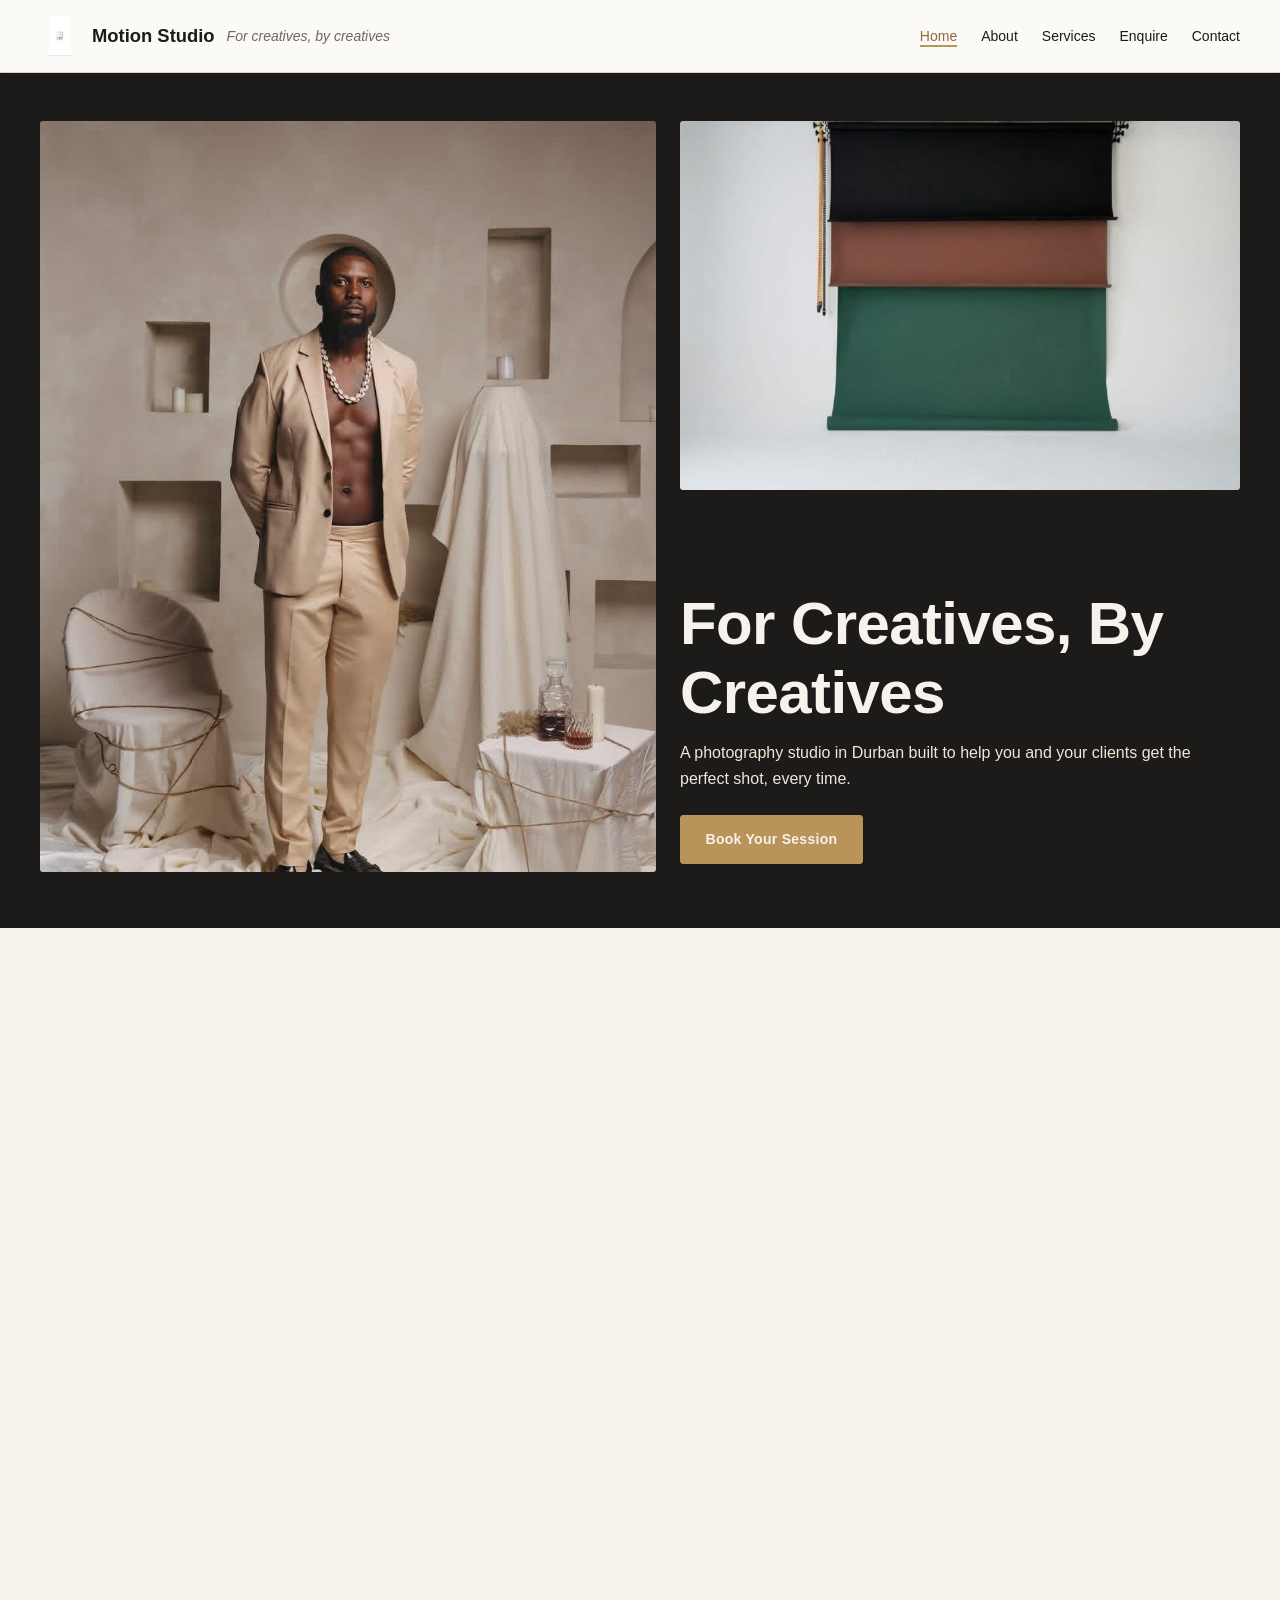
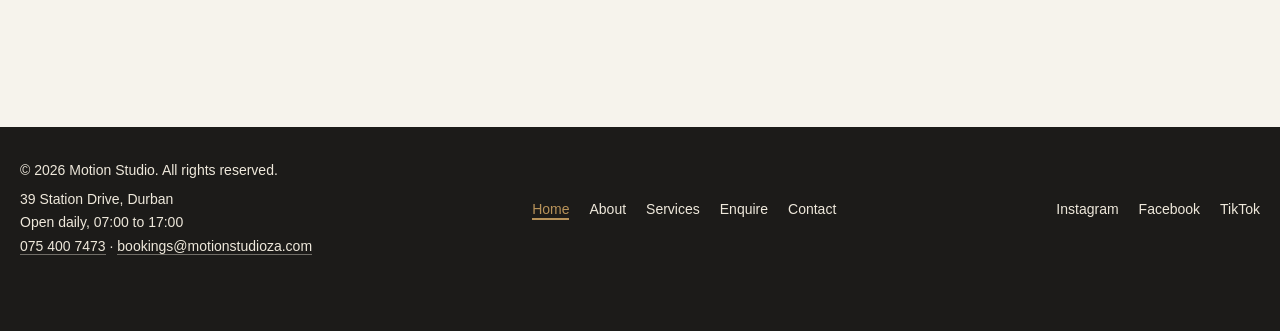
<file: index.html>
<!DOCTYPE html>
<html lang="en">
<head>
    <meta charset="UTF-8">
    <meta name="viewport" content="width=device-width, initial-scale=1.0">
    <meta http-equiv="Content-Security-Policy" content="default-src 'self'; script-src 'self'; style-src 'self' https://fonts.googleapis.com; font-src https://fonts.gstatic.com; img-src 'self' data: https://*.basemaps.cartocdn.com; connect-src 'self' https://formsubmit.co; form-action 'self' https://formsubmit.co mailto:; base-uri 'self'; object-src 'none'">
    <meta name="referrer" content="strict-origin-when-cross-origin">
    <title>Photography Studio Hire in Durban | Motion Studio</title>
    <meta name="description" content="Motion Studio is a family-run photography studio in Durban. Hire the studio, themed backdrops and lights, or book a full maternity or graduation shoot.">
    <meta name="robots" content="index, follow">
    <meta name="theme-color" content="#1c1b19">
    <link rel="canonical" href="https://khetheloz.github.io/Full-Motion-studio-website-2/">
    <link rel="icon" href="images/logo.png" type="image/png">
    <meta property="og:type" content="website">
    <meta property="og:site_name" content="Motion Studio">
    <meta property="og:locale" content="en_ZA">
    <meta property="og:title" content="Photography Studio Hire in Durban | Motion Studio">
    <meta property="og:description" content="Motion Studio is a family-run photography studio in Durban. Hire the studio, themed backdrops and lights, or book a full maternity or graduation shoot.">
    <meta property="og:url" content="https://khetheloz.github.io/Full-Motion-studio-website-2/">
    <meta property="og:image" content="https://khetheloz.github.io/Full-Motion-studio-website-2/images/portrait-tan-suit-828w.jpg">
    <meta name="twitter:card" content="summary_large_image">
    <meta name="twitter:title" content="Photography Studio Hire in Durban | Motion Studio">
    <meta name="twitter:description" content="Motion Studio is a family-run photography studio in Durban. Hire the studio, themed backdrops and lights, or book a full maternity or graduation shoot.">
    <meta name="twitter:image" content="https://khetheloz.github.io/Full-Motion-studio-website-2/images/portrait-tan-suit-828w.jpg">
    <link rel="preconnect" href="https://fonts.googleapis.com">
    <link rel="preconnect" href="https://fonts.gstatic.com" crossorigin>
    <link rel="stylesheet" href="https://fonts.googleapis.com/css2?family=Archivo:wght@500;600;700&family=Work+Sans:wght@400;500;600&display=swap">
    <link rel="preload" as="image" href="images/portrait-tan-suit-480w.jpg" imagesrcset="images/portrait-tan-suit-480w.jpg 480w, images/portrait-tan-suit-828w.jpg 828w" imagesizes="(min-width: 1024px) 45vw, 100vw" fetchpriority="high">
    <link rel="stylesheet" href="css/styles.css">
    <script type="application/ld+json">
{
  "@context": "https://schema.org",
  "@type": "LocalBusiness",
  "name": "Motion Studio",
  "description": "Family-run photography studio in Durban offering studio hire, themed backdrops, lighting, venue hire, podcast set hire, and maternity and graduation photoshoots.",
  "url": "https://khetheloz.github.io/Full-Motion-studio-website-2/",
  "image": "https://khetheloz.github.io/Full-Motion-studio-website-2/images/portrait-tan-suit-828w.jpg",
  "logo": "https://khetheloz.github.io/Full-Motion-studio-website-2/images/logo.png",
  "telephone": "+27754007473",
  "email": "bookings@motionstudioza.com",
  "priceRange": "R800 - R8 600",
  "address": {
    "@type": "PostalAddress",
    "streetAddress": "39 Station Drive",
    "addressLocality": "Durban",
    "addressRegion": "KwaZulu-Natal",
    "addressCountry": "ZA"
  },
  "areaServed": "Durban, KwaZulu-Natal",
  "openingHoursSpecification": [
    {
      "@type": "OpeningHoursSpecification",
      "dayOfWeek": [
        "Monday",
        "Tuesday",
        "Wednesday",
        "Thursday",
        "Friday",
        "Saturday",
        "Sunday"
      ],
      "opens": "07:00",
      "closes": "17:00"
    }
  ],
  "sameAs": [
    "https://www.instagram.com/motion.studioz/",
    "https://www.facebook.com/profile.php?id=61575675421052",
    "https://www.tiktok.com/@naledi.art"
  ]
}
    </script>
</head>
<body>

    <a class="skip-link" href="#main">Skip to main content</a>

    <!-- site header and navigation, shared across all pages -->
    <header>
        <div class="logo">
            <a href="index.html">
                <img src="images/logo.png" width="575" height="1024" alt="Motion Studioz - Content and Creation logo">
            </a>
            <span class="brand-name">Motion Studio</span>
            <p>For creatives, by creatives</p>
        </div>
        <nav id="site-nav" aria-label="Main navigation">
            <ul>
                <li><a href="index.html">Home</a></li>
                <li><a href="about.html">About</a></li>
                <li><a href="services.html">Services</a></li>
                <li><a href="enquiry.html">Enquire</a></li>
                <li><a href="contact.html">Contact</a></li>
            </ul>
        </nav>
    </header>

    <main id="main">
        <!-- hero section -->
        <section class="hero">
            <img src="images/portrait-tan-suit-828w.jpg" srcset="images/portrait-tan-suit-480w.jpg 480w, images/portrait-tan-suit-828w.jpg 828w" sizes="(min-width: 1024px) 45vw, 100vw" width="828" height="988" alt="Studio portrait of a client in a tailored suit, shot at Motion Studio" loading="eager" fetchpriority="high">
            <img src="images/hero-backdrops-828w.jpg" srcset="images/hero-backdrops-480w.jpg 480w, images/hero-backdrops-828w.jpg 828w" sizes="(min-width: 1024px) 40vw, 100vw" width="828" height="546" alt="Professional photography backdrops in black, terracotta, and green at Motion Studio" loading="eager">
            <div class="hero-text">
                <h1>For Creatives, By Creatives</h1>
                <p>A photography studio in Durban built to help you and your clients get the perfect shot, every time.</p>
                <a href="enquiry.html" class="cta-button">Book Your Session</a>
            </div>
        </section>

        <!-- brief introduction -->
        <section class="intro">
            <h2>Welcome to Motion Studio, a Photography Studio in Durban</h2>
            <p>
                Motion Studio is a photography studio offering a fully equipped space for photographers
                and members of the public who want a professional shoot. Our studio includes a white
                backdrop, custom made backdrop scenes and sets, and a host of themed decorated
                backgrounds to choose from. Whether you're a photographer looking for a place to shoot
                your clients, or someone who wants us to organise the whole experience for you, Motion
                Studio has a package to match. Read <a href="about.html">our story</a>, compare our
                <a href="services.html">studio hire and photoshoot packages</a>, or
                <a href="enquiry.html">send us an enquiry</a> to get an instant cost estimate.
            </p>
        </section>

        <!-- why choose motion studio -->
        <section class="why-choose">
            <h2>Why Choose Motion Studio</h2>
            <ul>
                <li>Fully equipped shoot space with white backdrop and themed decorated sets</li>
                <li>Built for photographers and everyday clients — hire the space or book a full package</li>
                <li>Family-run studio with an in-house photographer and editor available</li>
                <li>Professional, creative, and approachable — for creatives, by creatives</li>
            </ul>
        </section>

        <!-- featured packages preview -->
        <section class="services-preview">
            <h2>Featured Packages</h2>
            <ul>
                <li>
                    <h3><a href="services.html#studio-hire">Studio Hire</a></h3>
                    <p>Rent the space and bring your own gear and lights.</p>
                </li>
                <li>
                    <h3><a href="services.html#studio-hire-lights">Studio Hire &amp; Lights</a></h3>
                    <p>Studio space plus professional lighting equipment.</p>
                </li>
                <li>
                    <h3><a href="services.html#venue-hire">Venue Hire</a></h3>
                    <p>Hire the venue for half-day or full-day shoots and events.</p>
                </li>
                <li>
                    <h3><a href="services.html#studio-photographer">Studio Hire with In-House Photographer</a></h3>
                    <p>Full shoot with an in-house photographer and edited photos included.</p>
                </li>
                <li>
                    <h3><a href="services.html#podcast-set">Podcast Set</a></h3>
                    <p>A dedicated set for recording podcasts and video content.</p>
                </li>
                <li>
                    <h3><a href="services.html#maternity-shoot">Maternity Shoot</a></h3>
                    <p>Maternity shoot with dress hire included.</p>
                </li>
                <li>
                    <h3><a href="services.html#graduation-shoot">Graduation Shoot</a></h3>
                    <p>Graduation shoot with graduation jacket included.</p>
                </li>
            </ul>
            <p><a href="services.html">See all packages &rarr;</a></p>
        </section>

        <!-- gallery -->
        <section class="gallery">
            <h2>Gallery</h2>
            <ul>
                <li><a href="images/gallery-celebration-828w.jpg" class="lightbox-link"><img src="images/gallery-celebration-828w.jpg" srcset="images/gallery-celebration-480w.jpg 480w, images/gallery-celebration-828w.jpg 770w" sizes="(min-width: 600px) 25vw, 50vw" width="770" height="1024" alt="Celebration portrait shoot with red backdrop at Motion Studio" loading="lazy"></a></li>
                <li><a href="images/editorial-navy-corset-828w.jpg" class="lightbox-link"><img src="images/editorial-navy-corset-828w.jpg" srcset="images/editorial-navy-corset-480w.jpg 480w, images/editorial-navy-corset-828w.jpg 828w" sizes="(min-width: 600px) 25vw, 50vw" width="828" height="1012" alt="Editorial fashion portrait in a structured navy corset gown at Motion Studio" loading="lazy"></a></li>
                <li><a href="images/maternity-white-gown-828w.jpg" class="lightbox-link"><img src="images/maternity-white-gown-828w.jpg" srcset="images/maternity-white-gown-480w.jpg 480w, images/maternity-white-gown-828w.jpg 828w" sizes="(min-width: 600px) 25vw, 50vw" width="828" height="460" alt="Maternity shoot with a flowing white gown at Motion Studio" loading="lazy"></a></li>
                <li><a href="images/editorial-yellow-gown-828w.jpg" class="lightbox-link"><img src="images/editorial-yellow-gown-828w.jpg" srcset="images/editorial-yellow-gown-480w.jpg 480w, images/editorial-yellow-gown-828w.jpg 828w" sizes="(min-width: 600px) 25vw, 50vw" width="828" height="1005" alt="Editorial portrait in a yellow gown on a styled hay bale set at Motion Studio" loading="lazy"></a></li>
                <li><a href="images/editorial-feather-white-828w.jpg" class="lightbox-link"><img src="images/editorial-feather-white-828w.jpg" srcset="images/editorial-feather-white-480w.jpg 480w, images/editorial-feather-white-828w.jpg 828w" sizes="(min-width: 600px) 25vw, 50vw" width="828" height="1009" alt="Editorial portrait in a beaded and feathered white outfit at Motion Studio" loading="lazy"></a></li>
                <li><a href="images/maternity-pink-top-828w.jpg" class="lightbox-link"><img src="images/maternity-pink-top-828w.jpg" srcset="images/maternity-pink-top-480w.jpg 480w, images/maternity-pink-top-828w.jpg 828w" sizes="(min-width: 600px) 25vw, 50vw" width="828" height="1324" alt="Maternity portrait shoot at Motion Studio" loading="lazy"></a></li>
                <li><a href="images/editorial-fringe-colour-828w.jpg" class="lightbox-link"><img src="images/editorial-fringe-colour-828w.jpg" srcset="images/editorial-fringe-colour-480w.jpg 480w, images/editorial-fringe-colour-828w.jpg 828w" sizes="(min-width: 600px) 25vw, 50vw" width="828" height="950" alt="Editorial portrait with colourful fringe styling at Motion Studio" loading="lazy"></a></li>
                <li><a href="images/editorial-construction-concept-828w.jpg" class="lightbox-link"><img src="images/editorial-construction-concept-828w.jpg" srcset="images/editorial-construction-concept-480w.jpg 480w, images/editorial-construction-concept-828w.jpg 828w" sizes="(min-width: 600px) 25vw, 50vw" width="828" height="1001" alt="Concept portrait shoot with a construction theme at Motion Studio" loading="lazy"></a></li>
                <li><a href="images/client-naledi-art-828w.jpg" class="lightbox-link"><img src="images/client-naledi-art-828w.jpg" srcset="images/client-naledi-art-480w.jpg 480w, images/client-naledi-art-828w.jpg 492w" sizes="(min-width: 600px) 25vw, 50vw" width="492" height="475" alt="Client portfolio cover shoot produced at Motion Studio" loading="lazy"></a></li>
                <li><a href="images/studio-lighting-setup-828w.jpg" class="lightbox-link"><img src="images/studio-lighting-setup-828w.jpg" srcset="images/studio-lighting-setup-480w.jpg 480w, images/studio-lighting-setup-828w.jpg 736w" sizes="(min-width: 600px) 25vw, 50vw" width="736" height="1308" alt="Behind the scenes lighting set-up at Motion Studio" loading="lazy"></a></li>
                <li><a href="images/studio-equipment-828w.jpg" class="lightbox-link"><img src="images/studio-equipment-828w.jpg" srcset="images/studio-equipment-480w.jpg 480w, images/studio-equipment-828w.jpg 828w" sizes="(min-width: 600px) 25vw, 50vw" width="828" height="413" alt="Professional lighting and props set up in the Motion Studio space" loading="lazy"></a></li>
                <li><a href="images/hero-backdrops-828w.jpg" class="lightbox-link"><img src="images/hero-backdrops-828w.jpg" srcset="images/hero-backdrops-480w.jpg 480w, images/hero-backdrops-828w.jpg 828w" sizes="(min-width: 600px) 25vw, 50vw" width="828" height="546" alt="Photography backdrop rolls in the Motion Studio" loading="lazy"></a></li>
                <li><a href="images/hero-wall-828w.jpg" class="lightbox-link"><img src="images/hero-wall-828w.jpg" srcset="images/hero-wall-480w.jpg 480w, images/hero-wall-828w.jpg 828w" sizes="(min-width: 600px) 25vw, 50vw" width="828" height="547" alt="Decorated studio wall with alcoves at Motion Studio" loading="lazy"></a></li>
            </ul>
        </section>
    </main>

    <!-- site footer, shared across all pages -->
    <footer>
        <div class="footer-brand">
            <p>&copy; <span id="year">2026</span> Motion Studio. All rights reserved.</p>
            <address>
                39 Station Drive, Durban<br>
                Open daily, 07:00 to 17:00<br>
                <a href="tel:+27754007473">075 400 7473</a> ·
                <a href="mailto:bookings@motionstudioza.com">bookings@motionstudioza.com</a>
            </address>
        </div>
        <nav aria-label="Footer navigation">
            <ul class="footer-nav">
                <li><a href="index.html">Home</a></li>
                <li><a href="about.html">About</a></li>
                <li><a href="services.html">Services</a></li>
                <li><a href="enquiry.html">Enquire</a></li>
                <li><a href="contact.html">Contact</a></li>
            </ul>
        </nav>
        <ul class="social-links">
            <li><a href="https://www.instagram.com/motion.studioz/" target="_blank" rel="noopener noreferrer">Instagram</a></li>
            <li><a href="https://www.facebook.com/profile.php?id=61575675421052" target="_blank" rel="noopener noreferrer">Facebook</a></li>
            <li><a href="https://www.tiktok.com/@naledi.art?is_from_webapp=1&sender_device=pc" target="_blank" rel="noopener noreferrer">TikTok</a></li>
        </ul>
    </footer>

    <script src="vendor/jquery/jquery-3.7.1.min.js" defer></script>
    <script src="js/main.js" defer></script>
    <script src="js/gallery.js" defer></script>
</body>
</html>
</file>
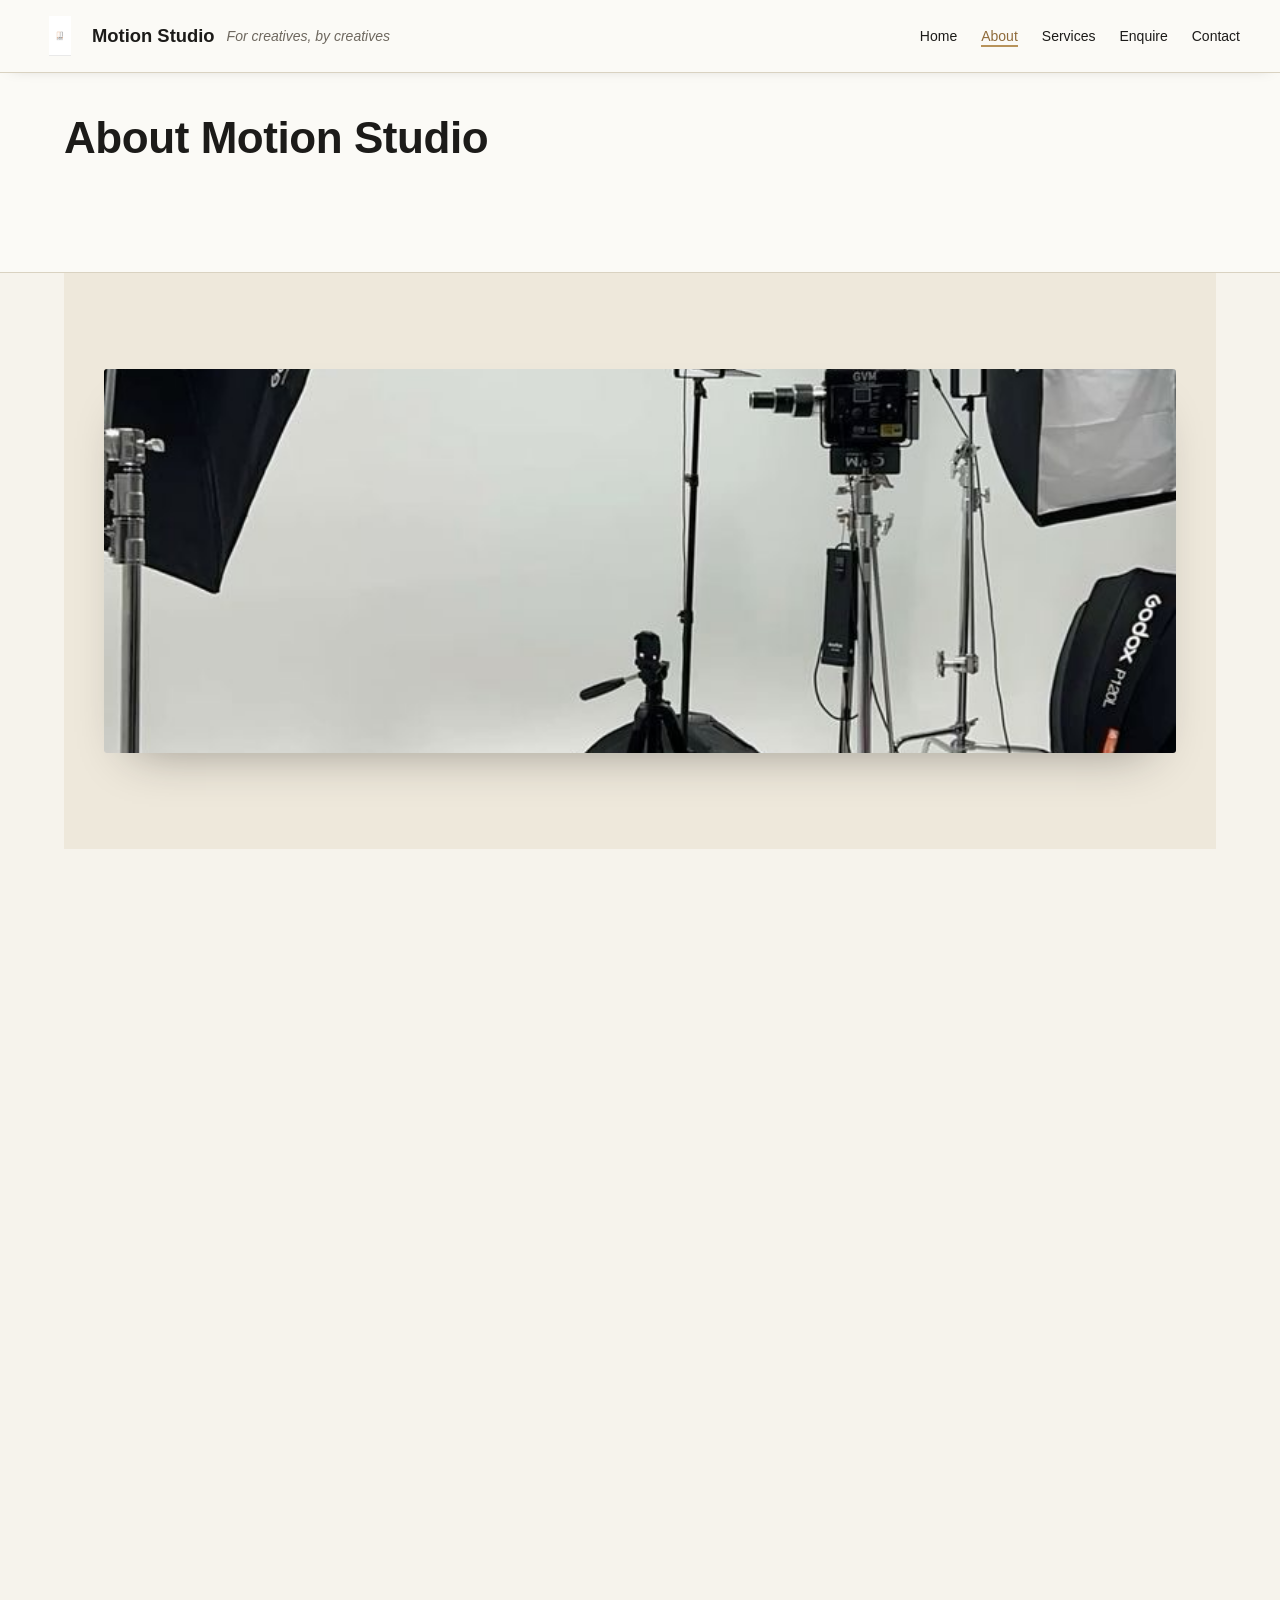
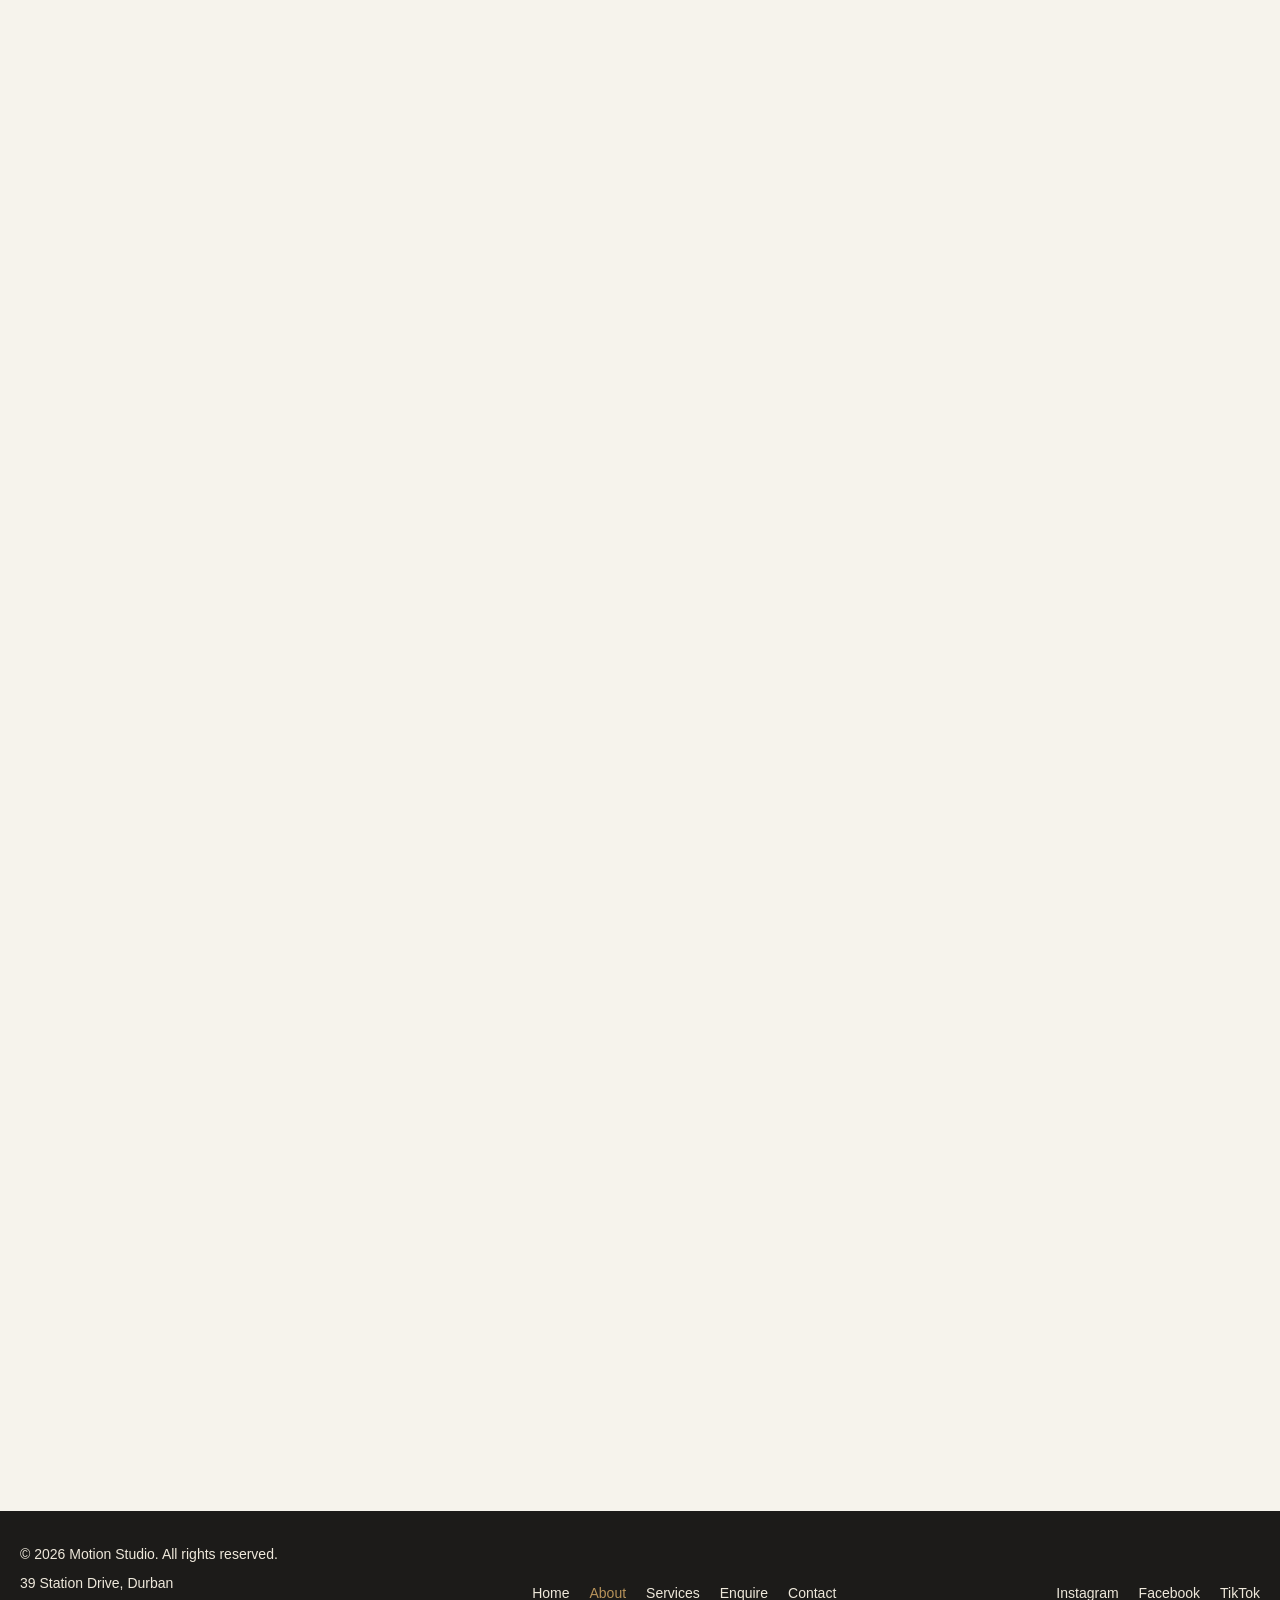
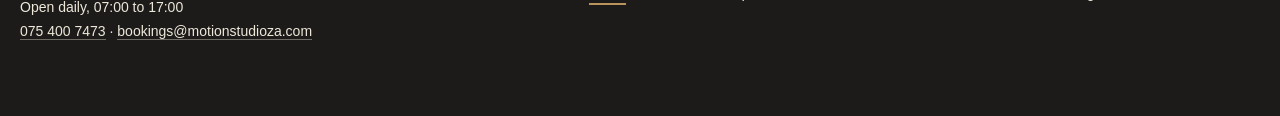
<file: about.html>
<!DOCTYPE html>
<html lang="en">
<head>
    <meta charset="UTF-8">
    <meta name="viewport" content="width=device-width, initial-scale=1.0">
    <meta http-equiv="Content-Security-Policy" content="default-src 'self'; script-src 'self'; style-src 'self' https://fonts.googleapis.com; font-src https://fonts.gstatic.com; img-src 'self' data: https://*.basemaps.cartocdn.com; connect-src 'self' https://formsubmit.co; form-action 'self' https://formsubmit.co mailto:; base-uri 'self'; object-src 'none'">
    <meta name="referrer" content="strict-origin-when-cross-origin">
    <title>About Motion Studio | Family-Run Durban Photo Studio</title>
    <meta name="description" content="Meet Motion Studio, a family-run photography studio in Durban built for creatives, by creatives, with themed sets, pro lighting and an in-house photographer.">
    <meta name="robots" content="index, follow">
    <meta name="theme-color" content="#1c1b19">
    <link rel="canonical" href="https://khetheloz.github.io/Full-Motion-studio-website-2/about.html">
    <link rel="icon" href="images/logo.png" type="image/png">
    <meta property="og:type" content="website">
    <meta property="og:site_name" content="Motion Studio">
    <meta property="og:locale" content="en_ZA">
    <meta property="og:title" content="About Motion Studio | Family-Run Durban Photo Studio">
    <meta property="og:description" content="Meet Motion Studio, a family-run photography studio in Durban built for creatives, by creatives, with themed sets, pro lighting and an in-house photographer.">
    <meta property="og:url" content="https://khetheloz.github.io/Full-Motion-studio-website-2/about.html">
    <meta property="og:image" content="https://khetheloz.github.io/Full-Motion-studio-website-2/images/portrait-tan-suit-828w.jpg">
    <meta name="twitter:card" content="summary_large_image">
    <meta name="twitter:title" content="About Motion Studio | Family-Run Durban Photo Studio">
    <meta name="twitter:description" content="Meet Motion Studio, a family-run photography studio in Durban built for creatives, by creatives, with themed sets, pro lighting and an in-house photographer.">
    <meta name="twitter:image" content="https://khetheloz.github.io/Full-Motion-studio-website-2/images/portrait-tan-suit-828w.jpg">
    <link rel="preconnect" href="https://fonts.googleapis.com">
    <link rel="preconnect" href="https://fonts.gstatic.com" crossorigin>
    <link rel="stylesheet" href="https://fonts.googleapis.com/css2?family=Archivo:wght@500;600;700&family=Work+Sans:wght@400;500;600&display=swap">
    <link rel="stylesheet" href="css/styles.css">
</head>
<body>

    <a class="skip-link" href="#main">Skip to main content</a>

    <!-- site header and navigation, shared across all pages -->
    <header>
        <div class="logo">
            <a href="index.html">
                <img src="images/logo.png" width="575" height="1024" alt="Motion Studioz - Content and Creation logo">
            </a>
            <span class="brand-name">Motion Studio</span>
            <p>For creatives, by creatives</p>
        </div>
        <nav id="site-nav" aria-label="Main navigation">
            <ul>
                <li><a href="index.html">Home</a></li>
                <li><a href="about.html">About</a></li>
                <li><a href="services.html">Services</a></li>
                <li><a href="enquiry.html">Enquire</a></li>
                <li><a href="contact.html">Contact</a></li>
            </ul>
        </nav>
    </header>

    <main id="main">
        <!-- page heading -->
        <section class="page-heading">
            <h1>About Motion Studio</h1>
        </section>

        <!-- studio image -->
        <section class="about-image">
            <picture>
                <source media="(min-width: 600px)" srcset="images/studio-lighting-setup-828w.jpg">
                <source media="(max-width: 599px)" srcset="images/studio-lighting-setup-480w.jpg">
                <img src="images/studio-lighting-setup.jpg" width="736" height="1308" alt="Behind the scenes lighting set-up in the Motion Studio space" fetchpriority="high">
            </picture>
        </section>

        <!-- history -->
        <section class="history">
            <h2>Our Story</h2>
            <p>
                Motion Studio is a family-run photography studio in Durban. It was started to give photographers
                and everyday clients a dedicated space to create professional images, without having to
                worry about finding a location, lighting, or a backdrop that fits their vision. The studio
                is run day to day by the founder and her siblings. See what we offer on our
                <a href="services.html">services page</a>, or <a href="contact.html">visit us on Station Drive</a>.
            </p>
        </section>

        <!-- mission and vision -->
        <section class="mission-vision">
            <h2>Our Mission</h2>
            <p>
                To help creatives and their clients bring their photography vision to life, in a studio
                space that is comfortable, well equipped, and built for creativity.
            </p>
            <h2>Our Vision</h2>
            <p>
                To become the go-to creative studio space for photographers and personal shoots alike.
            </p>
        </section>

        <!-- what makes motion studio different -->
        <section class="what-makes-us-different">
            <h2>What Makes Motion Studio Different</h2>
            <p>
                Motion Studio is a family-run space built by people who work in photography every day.
                We offer more than a blank room — themed and decorated backgrounds, professional lighting,
                and the option to book an in-house photographer so clients don't have to organise everything themselves.
            </p>
            <img src="images/editorial-feather-white-828w.jpg" srcset="images/editorial-feather-white-480w.jpg 480w, images/editorial-feather-white-828w.jpg 828w" sizes="(min-width: 1024px) 60vw, 100vw" width="828" height="1009" alt="Editorial portrait in a beaded and feathered white outfit, shot at Motion Studio" loading="lazy">
        </section>

        <!-- team -->
        <section class="team">
            <h2>Meet the Team</h2>
            <ul>
                <li>
                    <img src="images/team-member-828w.jpg" srcset="images/team-member-480w.jpg 480w, images/team-member-828w.jpg 768w" sizes="(min-width: 1024px) 30vw, (min-width: 600px) 45vw, 90vw" width="768" height="1024" alt="Portrait of the Motion Studio founder and studio owner" loading="lazy">
                    <div class="team-bio">
                        <h3>Founder &amp; Studio Owner</h3>
                        <p>Oversees the studio, bookings, and client experience.</p>
                    </div>
                </li>
            </ul>
        </section>

        <!-- booking call to action -->
        <section class="cta-section">
            <p>Ready to book your session?</p>
            <a href="enquiry.html" class="cta-button">Book Your Session</a>
        </section>
    </main>

    <!-- site footer, shared across all pages -->
    <footer>
        <div class="footer-brand">
            <p>&copy; <span id="year">2026</span> Motion Studio. All rights reserved.</p>
            <address>
                39 Station Drive, Durban<br>
                Open daily, 07:00 to 17:00<br>
                <a href="tel:+27754007473">075 400 7473</a> ·
                <a href="mailto:bookings@motionstudioza.com">bookings@motionstudioza.com</a>
            </address>
        </div>
        <nav aria-label="Footer navigation">
            <ul class="footer-nav">
                <li><a href="index.html">Home</a></li>
                <li><a href="about.html">About</a></li>
                <li><a href="services.html">Services</a></li>
                <li><a href="enquiry.html">Enquire</a></li>
                <li><a href="contact.html">Contact</a></li>
            </ul>
        </nav>
        <ul class="social-links">
            <li><a href="https://www.instagram.com/motion.studioz/" target="_blank" rel="noopener noreferrer">Instagram</a></li>
            <li><a href="https://www.facebook.com/profile.php?id=61575675421052" target="_blank" rel="noopener noreferrer">Facebook</a></li>
            <li><a href="https://www.tiktok.com/@naledi.art?is_from_webapp=1&sender_device=pc" target="_blank" rel="noopener noreferrer">TikTok</a></li>
        </ul>
    </footer>

    <script src="js/main.js" defer></script>
</body>
</html>
</file>
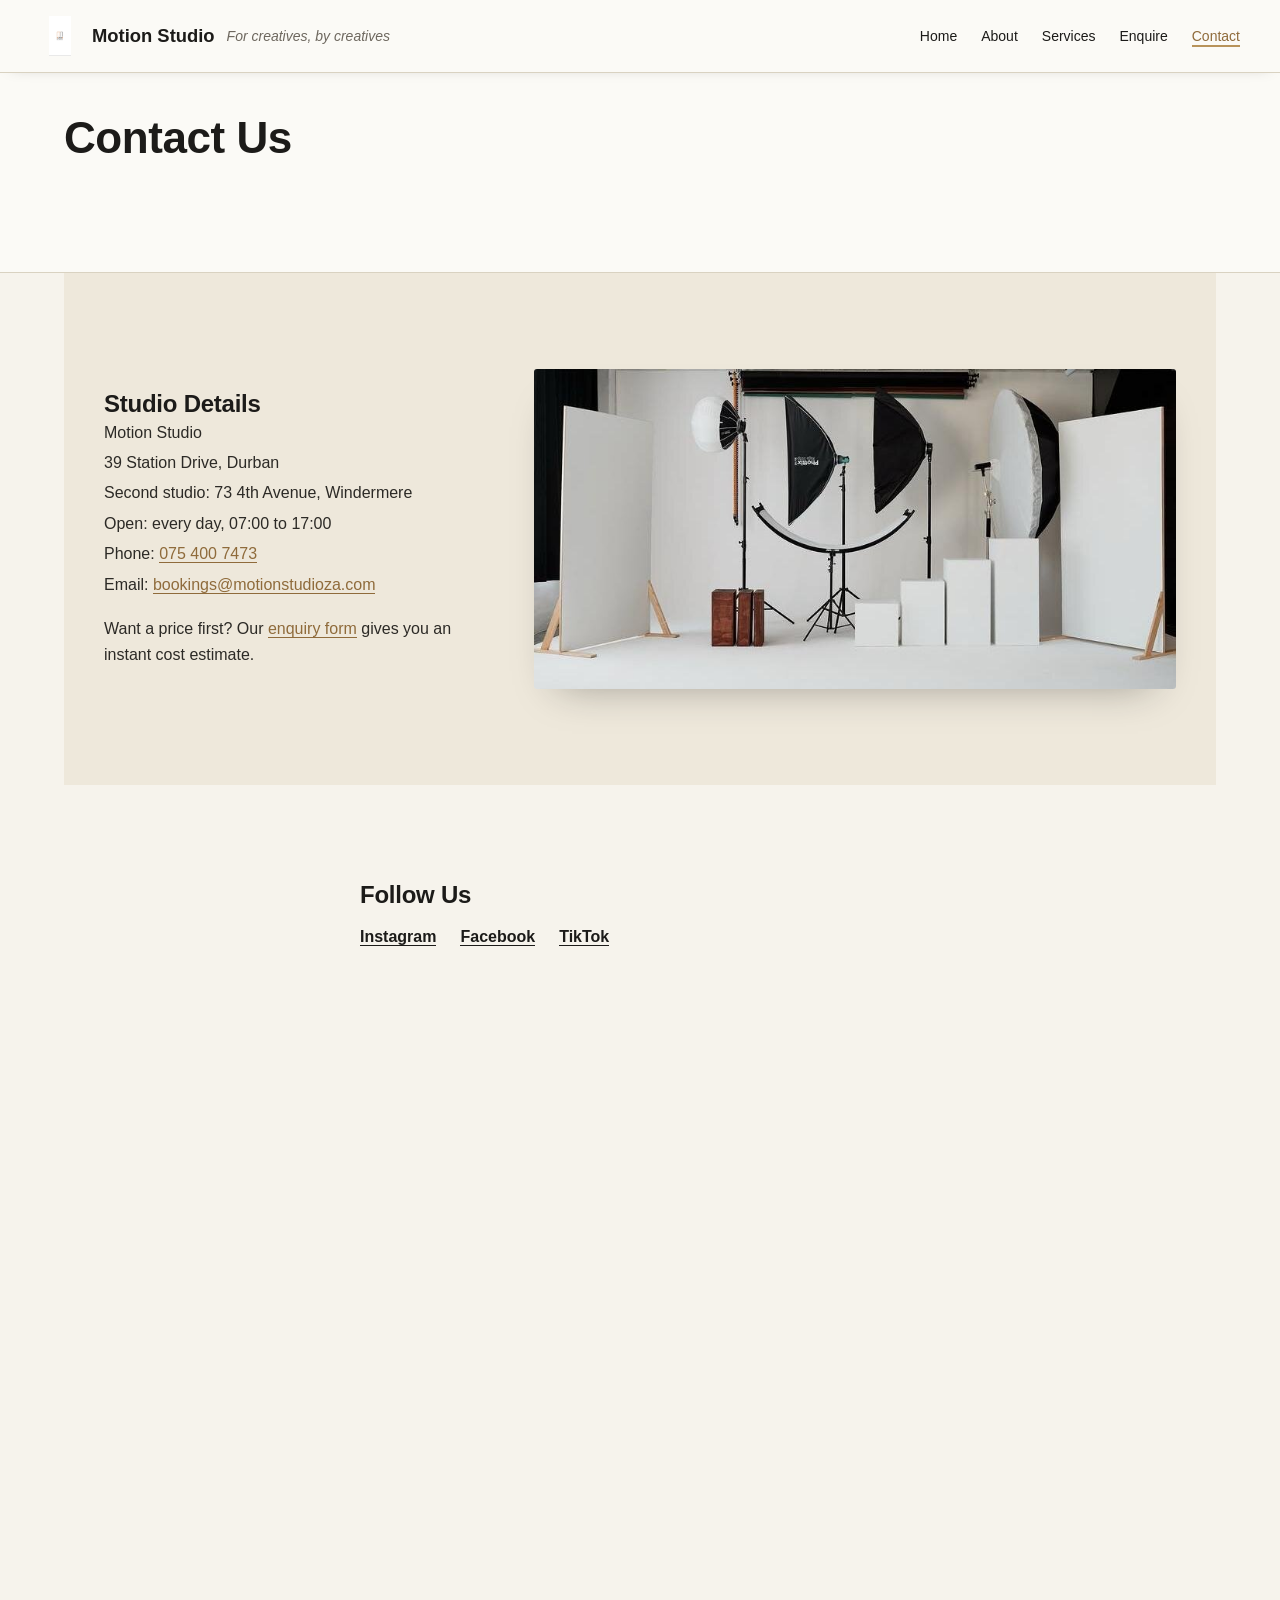
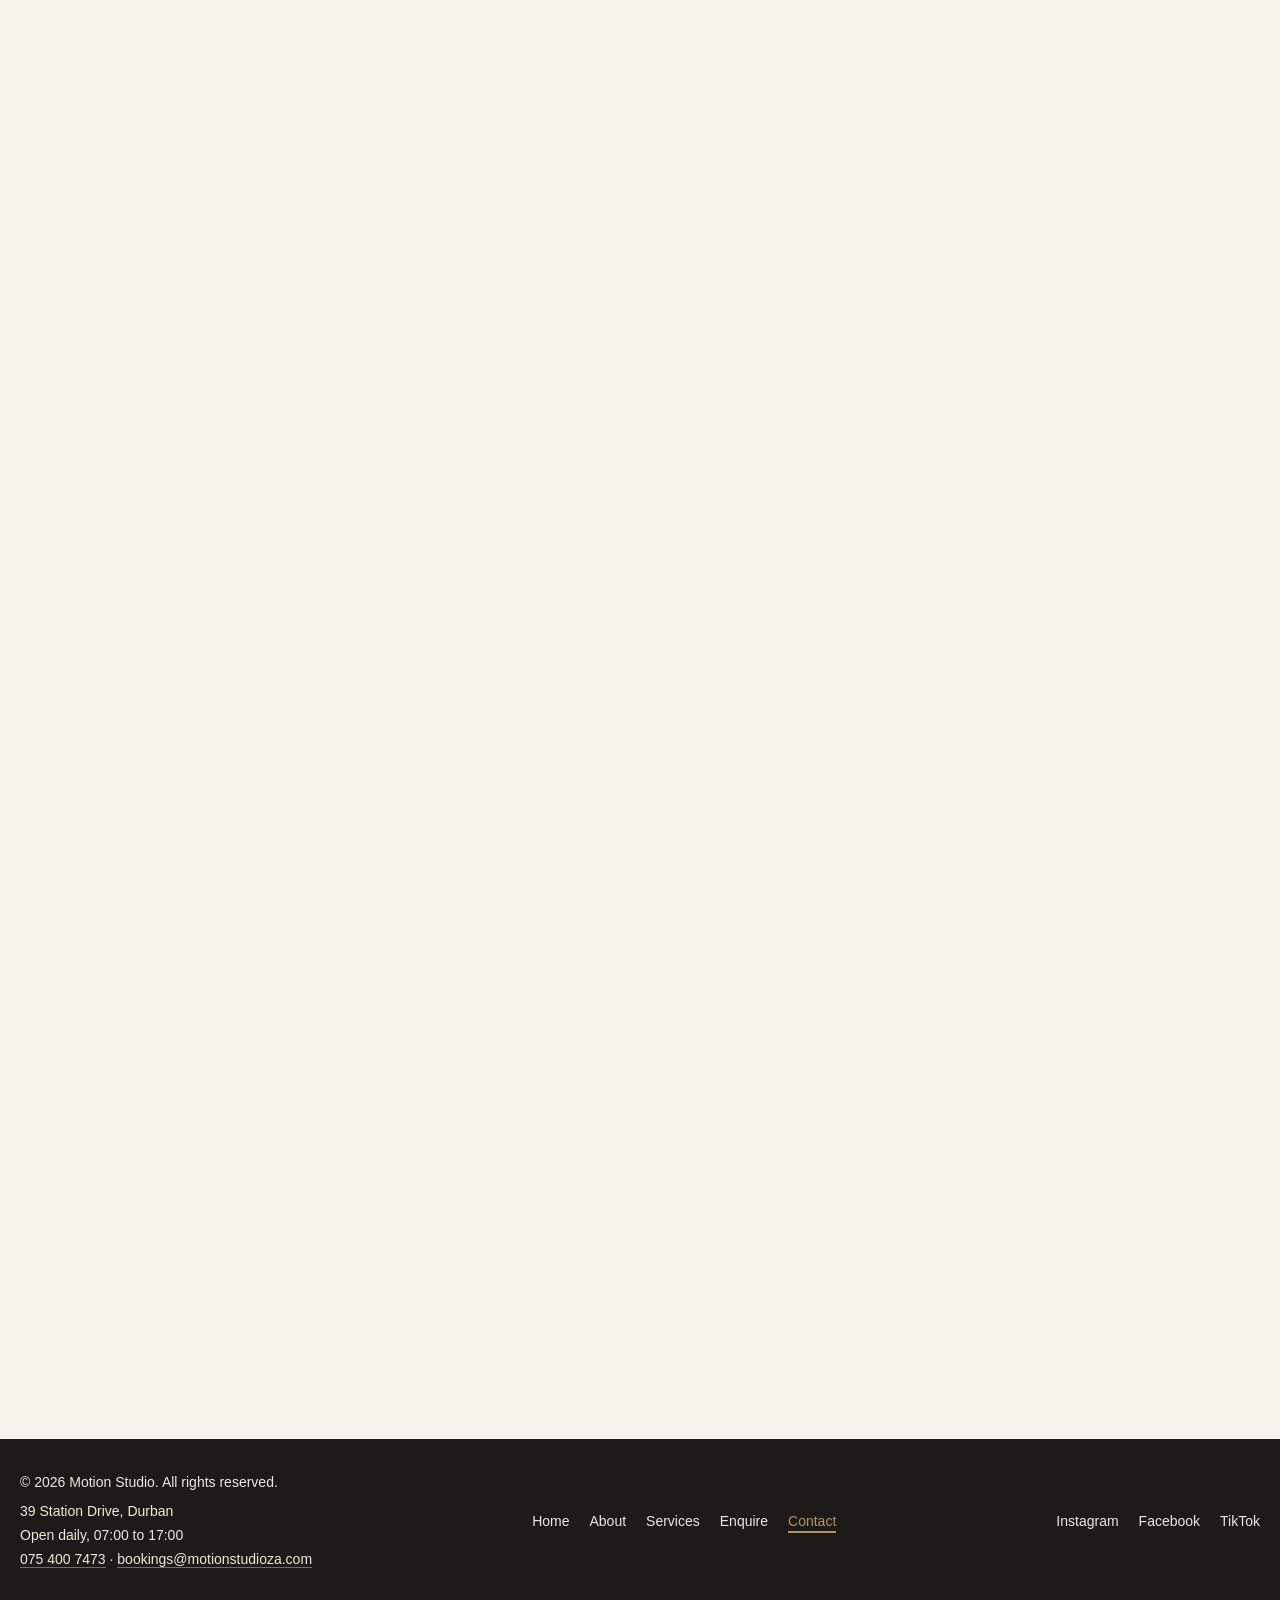
<file: contact.html>
<!DOCTYPE html>
<html lang="en">
<head>
    <meta charset="UTF-8">
    <meta name="viewport" content="width=device-width, initial-scale=1.0">
    <meta http-equiv="Content-Security-Policy" content="default-src 'self'; script-src 'self'; style-src 'self' https://fonts.googleapis.com; font-src https://fonts.gstatic.com; img-src 'self' data: https://*.basemaps.cartocdn.com; connect-src 'self' https://formsubmit.co; form-action 'self' https://formsubmit.co mailto:; base-uri 'self'; object-src 'none'">
    <meta name="referrer" content="strict-origin-when-cross-origin">
    <title>Contact Motion Studio | Station Drive, Durban</title>
    <meta name="description" content="Contact Motion Studio at 39 Station Drive, Durban. Call 075 400 7473, email bookings@motionstudioza.com, find us on the map or send a message.">
    <meta name="robots" content="index, follow">
    <meta name="theme-color" content="#1c1b19">
    <link rel="canonical" href="https://khetheloz.github.io/Full-Motion-studio-website-2/contact.html">
    <link rel="icon" href="images/logo.png" type="image/png">
    <meta property="og:type" content="website">
    <meta property="og:site_name" content="Motion Studio">
    <meta property="og:locale" content="en_ZA">
    <meta property="og:title" content="Contact Motion Studio | Station Drive, Durban">
    <meta property="og:description" content="Contact Motion Studio at 39 Station Drive, Durban. Call 075 400 7473, email bookings@motionstudioza.com, find us on the map or send a message.">
    <meta property="og:url" content="https://khetheloz.github.io/Full-Motion-studio-website-2/contact.html">
    <meta property="og:image" content="https://khetheloz.github.io/Full-Motion-studio-website-2/images/portrait-tan-suit-828w.jpg">
    <meta name="twitter:card" content="summary_large_image">
    <meta name="twitter:title" content="Contact Motion Studio | Station Drive, Durban">
    <meta name="twitter:description" content="Contact Motion Studio at 39 Station Drive, Durban. Call 075 400 7473, email bookings@motionstudioza.com, find us on the map or send a message.">
    <meta name="twitter:image" content="https://khetheloz.github.io/Full-Motion-studio-website-2/images/portrait-tan-suit-828w.jpg">
    <link rel="preconnect" href="https://fonts.googleapis.com">
    <link rel="preconnect" href="https://fonts.gstatic.com" crossorigin>
    <link rel="stylesheet" href="https://fonts.googleapis.com/css2?family=Archivo:wght@500;600;700&family=Work+Sans:wght@400;500;600&display=swap">
    <link rel="stylesheet" href="vendor/leaflet/leaflet.css">
    <link rel="stylesheet" href="css/styles.css">
    <script type="application/ld+json">
{
  "@context": "https://schema.org",
  "@type": "LocalBusiness",
  "name": "Motion Studio",
  "description": "Family-run photography studio in Durban offering studio hire, themed backdrops, lighting, venue hire, podcast set hire, and maternity and graduation photoshoots.",
  "url": "https://khetheloz.github.io/Full-Motion-studio-website-2/",
  "image": "https://khetheloz.github.io/Full-Motion-studio-website-2/images/portrait-tan-suit-828w.jpg",
  "logo": "https://khetheloz.github.io/Full-Motion-studio-website-2/images/logo.png",
  "telephone": "+27754007473",
  "email": "bookings@motionstudioza.com",
  "priceRange": "R800 - R8 600",
  "address": {
    "@type": "PostalAddress",
    "streetAddress": "39 Station Drive",
    "addressLocality": "Durban",
    "addressRegion": "KwaZulu-Natal",
    "addressCountry": "ZA"
  },
  "areaServed": "Durban, KwaZulu-Natal",
  "openingHoursSpecification": [
    {
      "@type": "OpeningHoursSpecification",
      "dayOfWeek": [
        "Monday",
        "Tuesday",
        "Wednesday",
        "Thursday",
        "Friday",
        "Saturday",
        "Sunday"
      ],
      "opens": "07:00",
      "closes": "17:00"
    }
  ],
  "sameAs": [
    "https://www.instagram.com/motion.studioz/",
    "https://www.facebook.com/profile.php?id=61575675421052",
    "https://www.tiktok.com/@naledi.art"
  ]
}
    </script>
</head>
<body>

    <a class="skip-link" href="#main">Skip to main content</a>

    <!-- site header and navigation, shared across all pages -->
    <header>
        <div class="logo">
            <a href="index.html">
                <img src="images/logo.png" width="575" height="1024" alt="Motion Studioz - Content and Creation logo">
            </a>
            <span class="brand-name">Motion Studio</span>
            <p>For creatives, by creatives</p>
        </div>
        <nav id="site-nav" aria-label="Main navigation">
            <ul>
                <li><a href="index.html">Home</a></li>
                <li><a href="about.html">About</a></li>
                <li><a href="services.html">Services</a></li>
                <li><a href="enquiry.html">Enquire</a></li>
                <li><a href="contact.html">Contact</a></li>
            </ul>
        </nav>
    </header>

    <main id="main">
        <!-- page heading -->
        <section class="page-heading">
            <h1>Contact Us</h1>
        </section>

        <!-- contact details -->
        <section class="contact-info">
            <div class="contact-details">
                <h2>Studio Details</h2>
                <address>
                    Motion Studio<br>
                    39 Station Drive, Durban<br>
                    Second studio: 73 4th Avenue, Windermere<br>
                    Open: every day, 07:00 to 17:00<br>
                    Phone: <a href="tel:+27754007473">075 400 7473</a><br>
                    Email: <a href="mailto:bookings@motionstudioza.com">bookings@motionstudioza.com</a>
                </address>
                <p class="contact-note">Want a price first? Our <a href="enquiry.html">enquiry form</a> gives you an instant cost estimate.</p>
            </div>
            <img class="contact-photo" src="images/studio-equipment-828w.jpg" srcset="images/studio-equipment-480w.jpg 480w, images/studio-equipment-828w.jpg 828w" sizes="(min-width: 1024px) 40vw, 100vw" width="828" height="413" alt="Professional lighting and props set up in the Motion Studio space" loading="eager">
        </section>

        <!-- social media links -->
        <section class="social-media">
            <h2>Follow Us</h2>
            <ul class="social-links">
                <li><a href="https://www.instagram.com/motion.studioz/" target="_blank" rel="noopener noreferrer">Instagram</a></li>
                <li><a href="https://www.facebook.com/profile.php?id=61575675421052" target="_blank" rel="noopener noreferrer">Facebook</a></li>
                <li><a href="https://www.tiktok.com/@naledi.art?is_from_webapp=1&sender_device=pc" target="_blank" rel="noopener noreferrer">TikTok</a></li>
            </ul>
        </section>

        <!-- interactive map built with Leaflet and OpenStreetMap -->
        <section class="map">
            <h2>Find Us</h2>
            <div class="map-locations" id="map-locations" role="group" aria-label="Studio locations"></div>
            <div id="map-canvas" class="map-canvas" role="region" aria-label="Map showing the Motion Studio locations">
                <noscript><p>The interactive map needs JavaScript. <a href="https://www.google.com/maps/search/?api=1&amp;query=39+Station+Drive+Durban" target="_blank" rel="noopener noreferrer">Open 39 Station Drive in Google Maps</a>.</p></noscript>
            </div>
            <p class="map-credit">Map data from OpenStreetMap contributors, tiles from CARTO. Pin positions are approximate, use the directions link for the exact address.</p>
        </section>

        <!-- contact form -->
        <section class="contact-form">
            <h2>Send Us a Message</h2>
            <form id="contact-form" action="mailto:ktzondi63@gmail.com" method="post" enctype="text/plain" data-recipient="ktzondi63@gmail.com" novalidate>
                <label for="contact-name">Full Name</label>
                <input type="text" id="contact-name" name="contact-name" autocomplete="name" maxlength="60" required>

                <label for="contact-email">Email Address</label>
                <input type="email" id="contact-email" name="contact-email" autocomplete="email" maxlength="120" required>

                <label for="contact-phone">Phone Number (optional)</label>
                <input type="tel" id="contact-phone" name="contact-phone" autocomplete="tel" placeholder="075 400 7473" maxlength="20">

                <label for="contact-type">Type of Message</label>
                <select id="contact-type" name="contact-type" required>
                    <option value="">Select a message type</option>
                    <option value="General question">General question</option>
                    <option value="Feedback">Feedback</option>
                    <option value="Collaboration or partnership">Collaboration or partnership</option>
                    <option value="Something else">Something else</option>
                </select>

                <label for="contact-message">Message</label>
                <textarea id="contact-message" name="contact-message" rows="6" minlength="20" maxlength="1000" required></textarea>
                <p class="char-count" id="contact-count" aria-live="polite">0 / 1000</p>

                <div class="hp-field" aria-hidden="true">
                    <label for="contact-website">Leave this field empty</label>
                    <input type="text" id="contact-website" name="contact-website" tabindex="-1" autocomplete="off">
                </div>

                <p class="form-status" id="contact-status" role="alert"></p>
                <button type="submit">Prepare Email</button>
            </form>

            <section class="response-panel" id="email-preview" tabindex="-1" hidden></section>
        </section>

        <!-- enquiry call to action -->
        <section class="cta-section">
            <p>Want to book a session?</p>
            <a href="enquiry.html" class="cta-button">Send an Enquiry</a>
        </section>
    </main>

    <!-- site footer, shared across all pages -->
    <footer>
        <div class="footer-brand">
            <p>&copy; <span id="year">2026</span> Motion Studio. All rights reserved.</p>
            <address>
                39 Station Drive, Durban<br>
                Open daily, 07:00 to 17:00<br>
                <a href="tel:+27754007473">075 400 7473</a> ·
                <a href="mailto:bookings@motionstudioza.com">bookings@motionstudioza.com</a>
            </address>
        </div>
        <nav aria-label="Footer navigation">
            <ul class="footer-nav">
                <li><a href="index.html">Home</a></li>
                <li><a href="about.html">About</a></li>
                <li><a href="services.html">Services</a></li>
                <li><a href="enquiry.html">Enquire</a></li>
                <li><a href="contact.html">Contact</a></li>
            </ul>
        </nav>
        <ul class="social-links">
            <li><a href="https://www.instagram.com/motion.studioz/" target="_blank" rel="noopener noreferrer">Instagram</a></li>
            <li><a href="https://www.facebook.com/profile.php?id=61575675421052" target="_blank" rel="noopener noreferrer">Facebook</a></li>
            <li><a href="https://www.tiktok.com/@naledi.art?is_from_webapp=1&sender_device=pc" target="_blank" rel="noopener noreferrer">TikTok</a></li>
        </ul>
    </footer>

    <script src="vendor/leaflet/leaflet.js" defer></script>
    <script src="data/locations.js" defer></script>
    <script src="js/main.js" defer></script>
    <script src="js/map.js" defer></script>
    <script src="js/forms.js" defer></script>
    <script src="js/contact.js" defer></script>
</body>
</html>
</file>
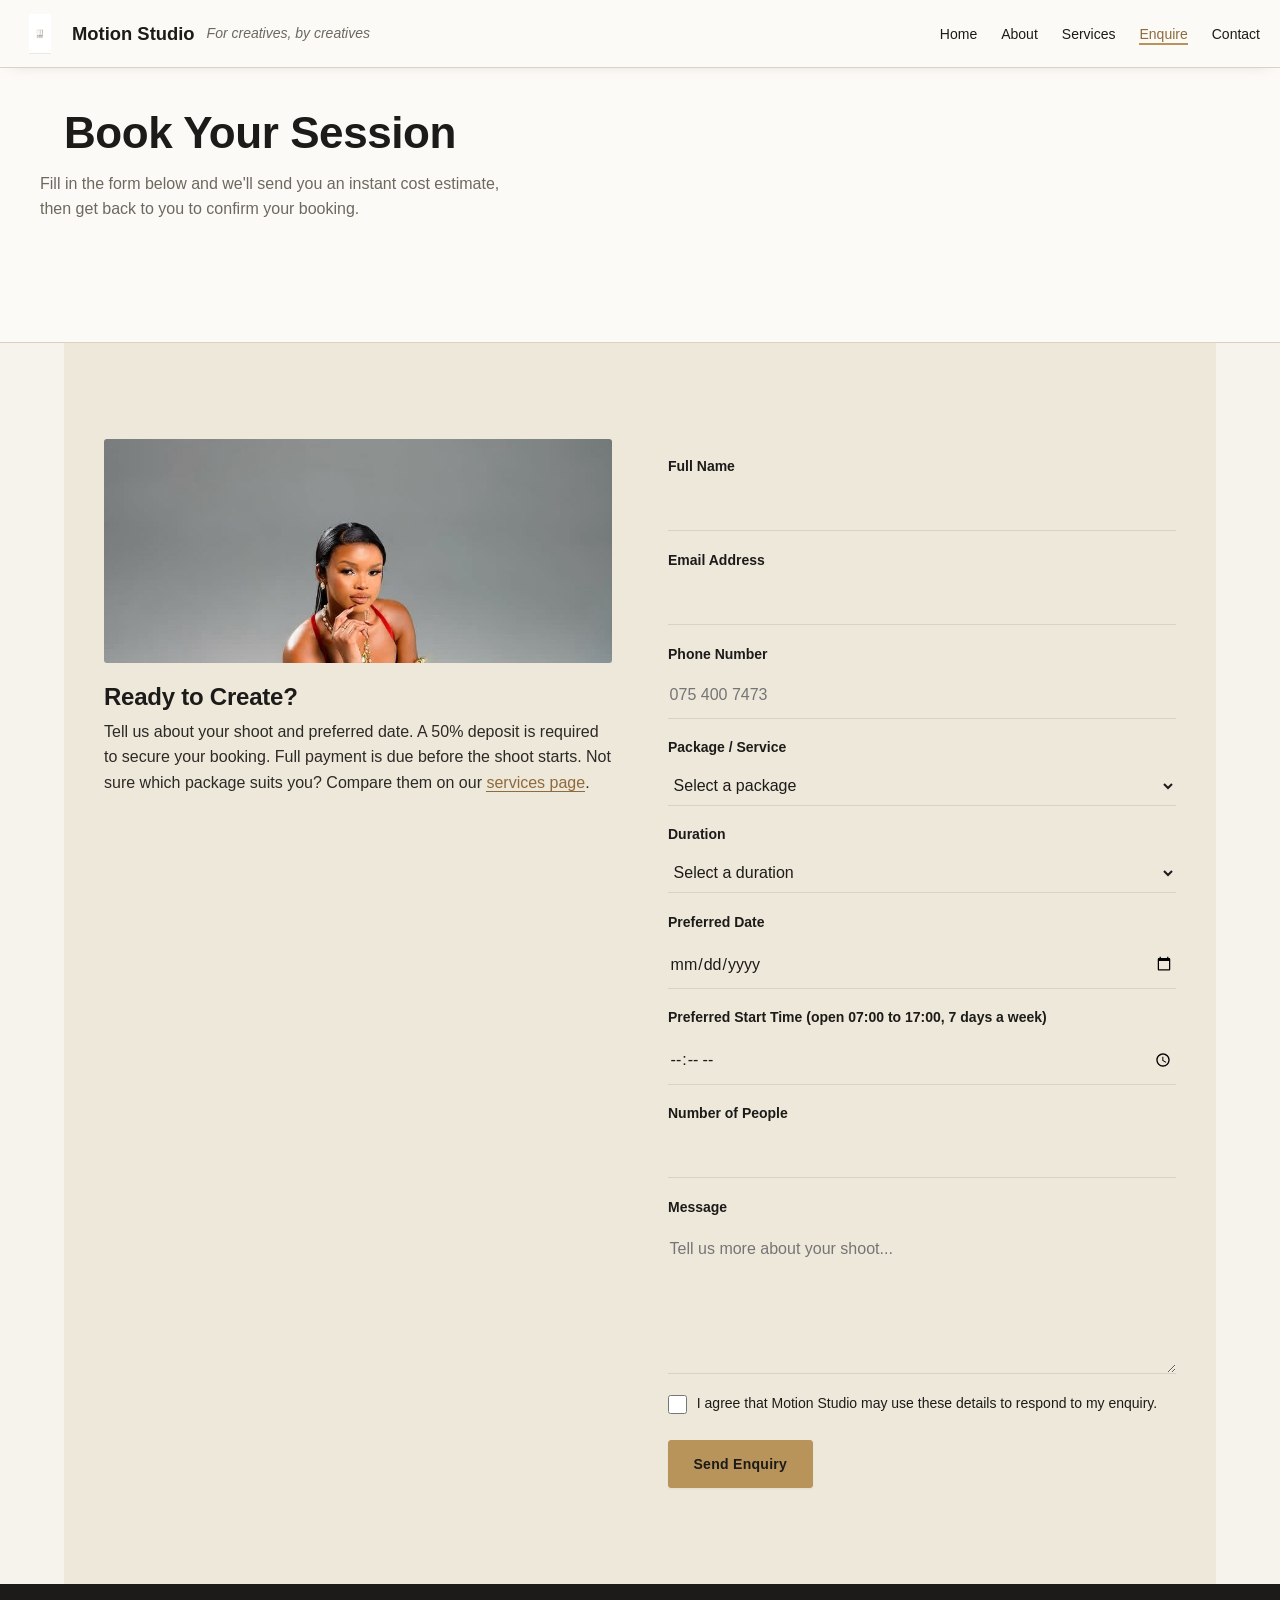
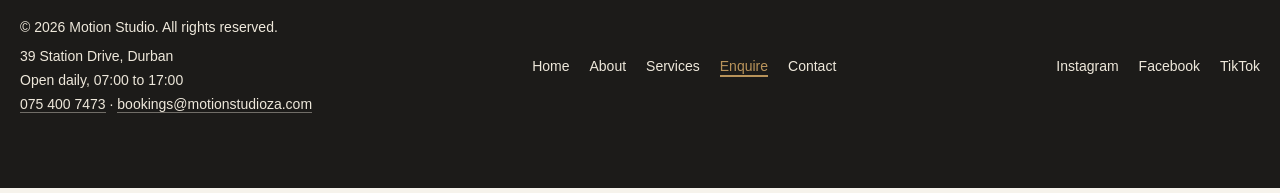
<file: enquiry.html>
<!DOCTYPE html>
<html lang="en">
<head>
    <meta charset="UTF-8">
    <meta name="viewport" content="width=device-width, initial-scale=1.0">
    <meta http-equiv="Content-Security-Policy" content="default-src 'self'; script-src 'self'; style-src 'self' https://fonts.googleapis.com; font-src https://fonts.gstatic.com; img-src 'self' data: https://*.basemaps.cartocdn.com; connect-src 'self' https://formsubmit.co; form-action 'self' https://formsubmit.co mailto:; base-uri 'self'; object-src 'none'">
    <meta name="referrer" content="strict-origin-when-cross-origin">
    <title>Book a Studio Session in Durban | Motion Studio</title>
    <meta name="description" content="Send a booking enquiry to Motion Studio in Durban and get an instant cost estimate for studio hire, photographer packages, maternity or graduation shoots.">
    <meta name="robots" content="index, follow">
    <meta name="theme-color" content="#1c1b19">
    <link rel="canonical" href="https://khetheloz.github.io/Full-Motion-studio-website-2/enquiry.html">
    <link rel="icon" href="images/logo.png" type="image/png">
    <meta property="og:type" content="website">
    <meta property="og:site_name" content="Motion Studio">
    <meta property="og:locale" content="en_ZA">
    <meta property="og:title" content="Book a Studio Session in Durban | Motion Studio">
    <meta property="og:description" content="Send a booking enquiry to Motion Studio in Durban and get an instant cost estimate for studio hire, photographer packages, maternity or graduation shoots.">
    <meta property="og:url" content="https://khetheloz.github.io/Full-Motion-studio-website-2/enquiry.html">
    <meta property="og:image" content="https://khetheloz.github.io/Full-Motion-studio-website-2/images/portrait-tan-suit-828w.jpg">
    <meta name="twitter:card" content="summary_large_image">
    <meta name="twitter:title" content="Book a Studio Session in Durban | Motion Studio">
    <meta name="twitter:description" content="Send a booking enquiry to Motion Studio in Durban and get an instant cost estimate for studio hire, photographer packages, maternity or graduation shoots.">
    <meta name="twitter:image" content="https://khetheloz.github.io/Full-Motion-studio-website-2/images/portrait-tan-suit-828w.jpg">
    <link rel="preconnect" href="https://fonts.googleapis.com">
    <link rel="preconnect" href="https://fonts.gstatic.com" crossorigin>
    <link rel="stylesheet" href="https://fonts.googleapis.com/css2?family=Archivo:wght@500;600;700&family=Work+Sans:wght@400;500;600&display=swap">
    <link rel="stylesheet" href="css/styles.css">
</head>
<body>

    <a class="skip-link" href="#main">Skip to main content</a>

    <!-- site header and navigation, shared across all pages -->
    <header>
        <div class="logo">
            <a href="index.html">
                <img src="images/logo.png" width="575" height="1024" alt="Motion Studioz - Content and Creation logo">
            </a>
            <span class="brand-name">Motion Studio</span>
            <p>For creatives, by creatives</p>
        </div>
        <nav id="site-nav" aria-label="Main navigation">
            <ul>
                <li><a href="index.html">Home</a></li>
                <li><a href="about.html">About</a></li>
                <li><a href="services.html">Services</a></li>
                <li><a href="enquiry.html">Enquire</a></li>
                <li><a href="contact.html">Contact</a></li>
            </ul>
        </nav>
    </header>

    <main id="main">
        <!-- page heading -->
        <section class="page-heading">
            <h1>Book Your Session</h1>
            <p>Fill in the form below and we'll send you an instant cost estimate, then get back to you to confirm your booking.</p>
        </section>

        <!-- enquiry layout: content/image left, form right -->
        <section class="enquiry-layout">
            <!-- enquiry info and image (left column) -->
            <div class="enquiry-info">
                <img src="images/editorial-fringe-colour-828w.jpg" srcset="images/editorial-fringe-colour-480w.jpg 480w, images/editorial-fringe-colour-828w.jpg 828w" sizes="(min-width: 1024px) 40vw, 100vw" width="828" height="950" alt="Editorial portrait with colourful fringe styling, shot at Motion Studio" loading="eager">
                <h2>Ready to Create?</h2>
                <p>
                    Tell us about your shoot and preferred date. A 50% deposit is required to secure
                    your booking. Full payment is due before the shoot starts. Not sure which package
                    suits you? Compare them on our <a href="services.html">services page</a>.
                </p>
            </div>

            <!-- booking enquiry form (right column) -->
            <div class="enquiry-form">
                <form id="enquiry-form" action="https://formsubmit.co/ktzondi63@gmail.com" method="post" novalidate>
                    <label for="full-name">Full Name</label>
                    <input type="text" id="full-name" name="full-name" autocomplete="name" maxlength="60" required>

                    <label for="email">Email Address</label>
                    <input type="email" id="email" name="email" autocomplete="email" maxlength="120" required>

                    <label for="phone">Phone Number</label>
                    <input type="tel" id="phone" name="phone" autocomplete="tel" placeholder="075 400 7473" maxlength="20" required>

                    <label for="package">Package / Service</label>
                    <select id="package" name="package" required>
                        <option value="" data-mode="none">Select a package</option>
                        <option value="studio-hire" data-mode="hourly" data-rate="800">Studio Hire</option>
                        <option value="studio-hire-lights" data-mode="hourly" data-rate="1050">Studio Hire &amp; Lights</option>
                        <option value="venue-hire" data-mode="venue" data-half="4200" data-full="8600">Venue Hire</option>
                        <option value="studio-photographer" data-mode="hourly" data-rate="2800" data-extra="150">Studio Hire with In-House Photographer</option>
                        <option value="podcast-set" data-mode="hourly" data-rate="1050">Podcast Set</option>
                        <option value="maternity-shoot" data-mode="hourly" data-rate="3000">Maternity Shoot</option>
                        <option value="graduation-shoot" data-mode="hourly" data-rate="2700">Graduation Shoot</option>
                    </select>

                    <label for="duration" id="duration-label">Duration</label>
                    <select id="duration" name="duration" required></select>

                    <label for="preferred-date">Preferred Date</label>
                    <input type="date" id="preferred-date" name="preferred-date" required>

                    <label for="preferred-time">Preferred Start Time (open 07:00 to 17:00, 7 days a week)</label>
                    <input type="time" id="preferred-time" name="preferred-time" min="07:00" max="17:00">

                    <label for="num-people">Number of People</label>
                    <input type="number" id="num-people" name="num-people" min="1" max="30" step="1" inputmode="numeric" required>

                    <div class="check-row" id="family-row" hidden>
                        <input type="checkbox" id="family-shoot" name="family-shoot" value="yes">
                        <label for="family-shoot">This is a family shoot</label>
                    </div>

                    <label for="message">Message</label>
                    <textarea id="message" name="message" rows="5" maxlength="1000" placeholder="Tell us more about your shoot..."></textarea>

                    <div class="hp-field" aria-hidden="true">
                        <label for="website">Leave this field empty</label>
                        <input type="text" id="website" name="website" tabindex="-1" autocomplete="off">
                    </div>

                    <div class="check-row">
                        <input type="checkbox" id="consent" name="consent" value="yes" required>
                        <label for="consent">I agree that Motion Studio may use these details to respond to my enquiry.</label>
                    </div>

                    <input type="hidden" name="_subject" value="New booking enquiry from the Motion Studio website">
                    <input type="hidden" name="_template" value="table">
                    <input type="hidden" name="_captcha" value="false">

                    <p class="live-estimate" id="live-estimate" aria-live="polite"></p>
                    <p class="form-status" id="form-status" role="alert"></p>
                    <button type="submit">Send Enquiry</button>
                </form>

                <section class="response-panel" id="enquiry-response" aria-live="polite" tabindex="-1" hidden></section>
            </div>
        </section>
    </main>

    <!-- site footer, shared across all pages -->
    <footer>
        <div class="footer-brand">
            <p>&copy; <span id="year">2026</span> Motion Studio. All rights reserved.</p>
            <address>
                39 Station Drive, Durban<br>
                Open daily, 07:00 to 17:00<br>
                <a href="tel:+27754007473">075 400 7473</a> ·
                <a href="mailto:bookings@motionstudioza.com">bookings@motionstudioza.com</a>
            </address>
        </div>
        <nav aria-label="Footer navigation">
            <ul class="footer-nav">
                <li><a href="index.html">Home</a></li>
                <li><a href="about.html">About</a></li>
                <li><a href="services.html">Services</a></li>
                <li><a href="enquiry.html">Enquire</a></li>
                <li><a href="contact.html">Contact</a></li>
            </ul>
        </nav>
        <ul class="social-links">
            <li><a href="https://www.instagram.com/motion.studioz/" target="_blank" rel="noopener noreferrer">Instagram</a></li>
            <li><a href="https://www.facebook.com/profile.php?id=61575675421052" target="_blank" rel="noopener noreferrer">Facebook</a></li>
            <li><a href="https://www.tiktok.com/@naledi.art?is_from_webapp=1&sender_device=pc" target="_blank" rel="noopener noreferrer">TikTok</a></li>
        </ul>
    </footer>

    <script src="js/main.js" defer></script>
    <script src="js/forms.js" defer></script>
    <script src="js/enquiry.js" defer></script>
</body>
</html>
</file>
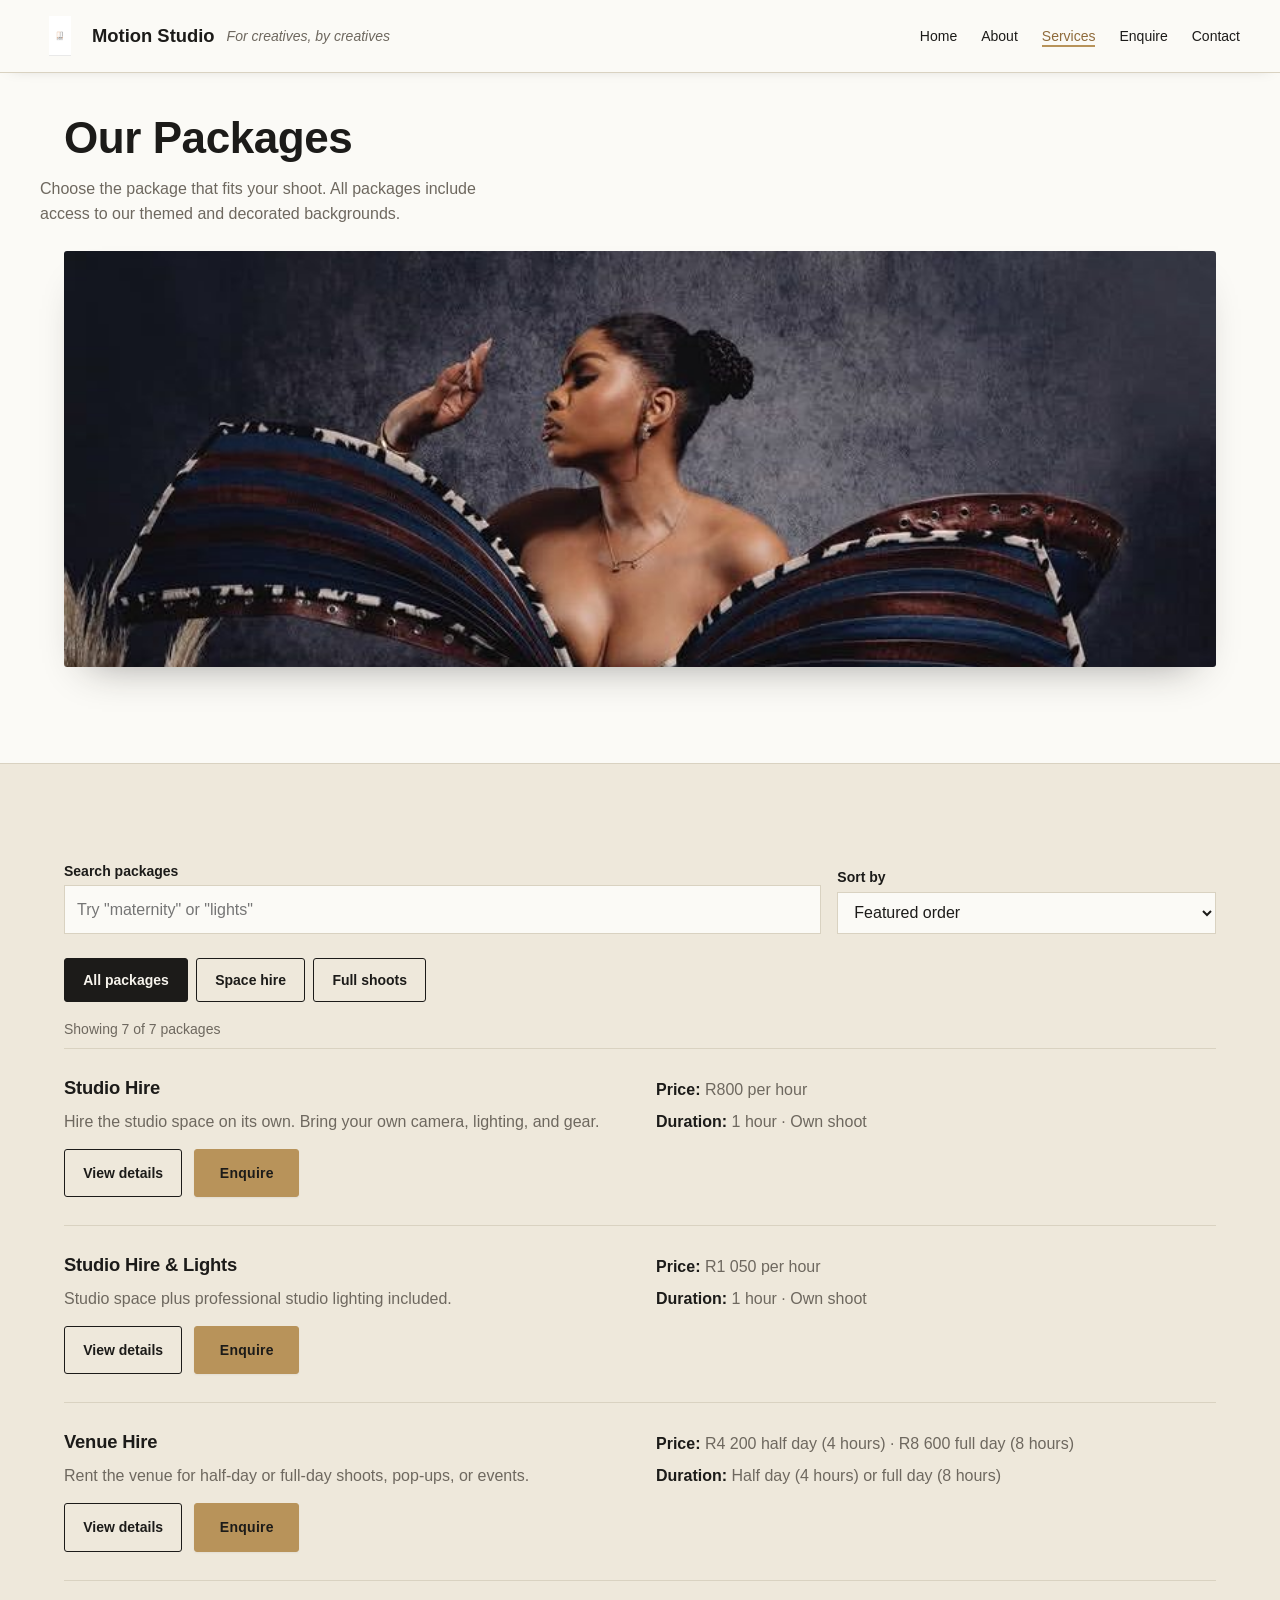
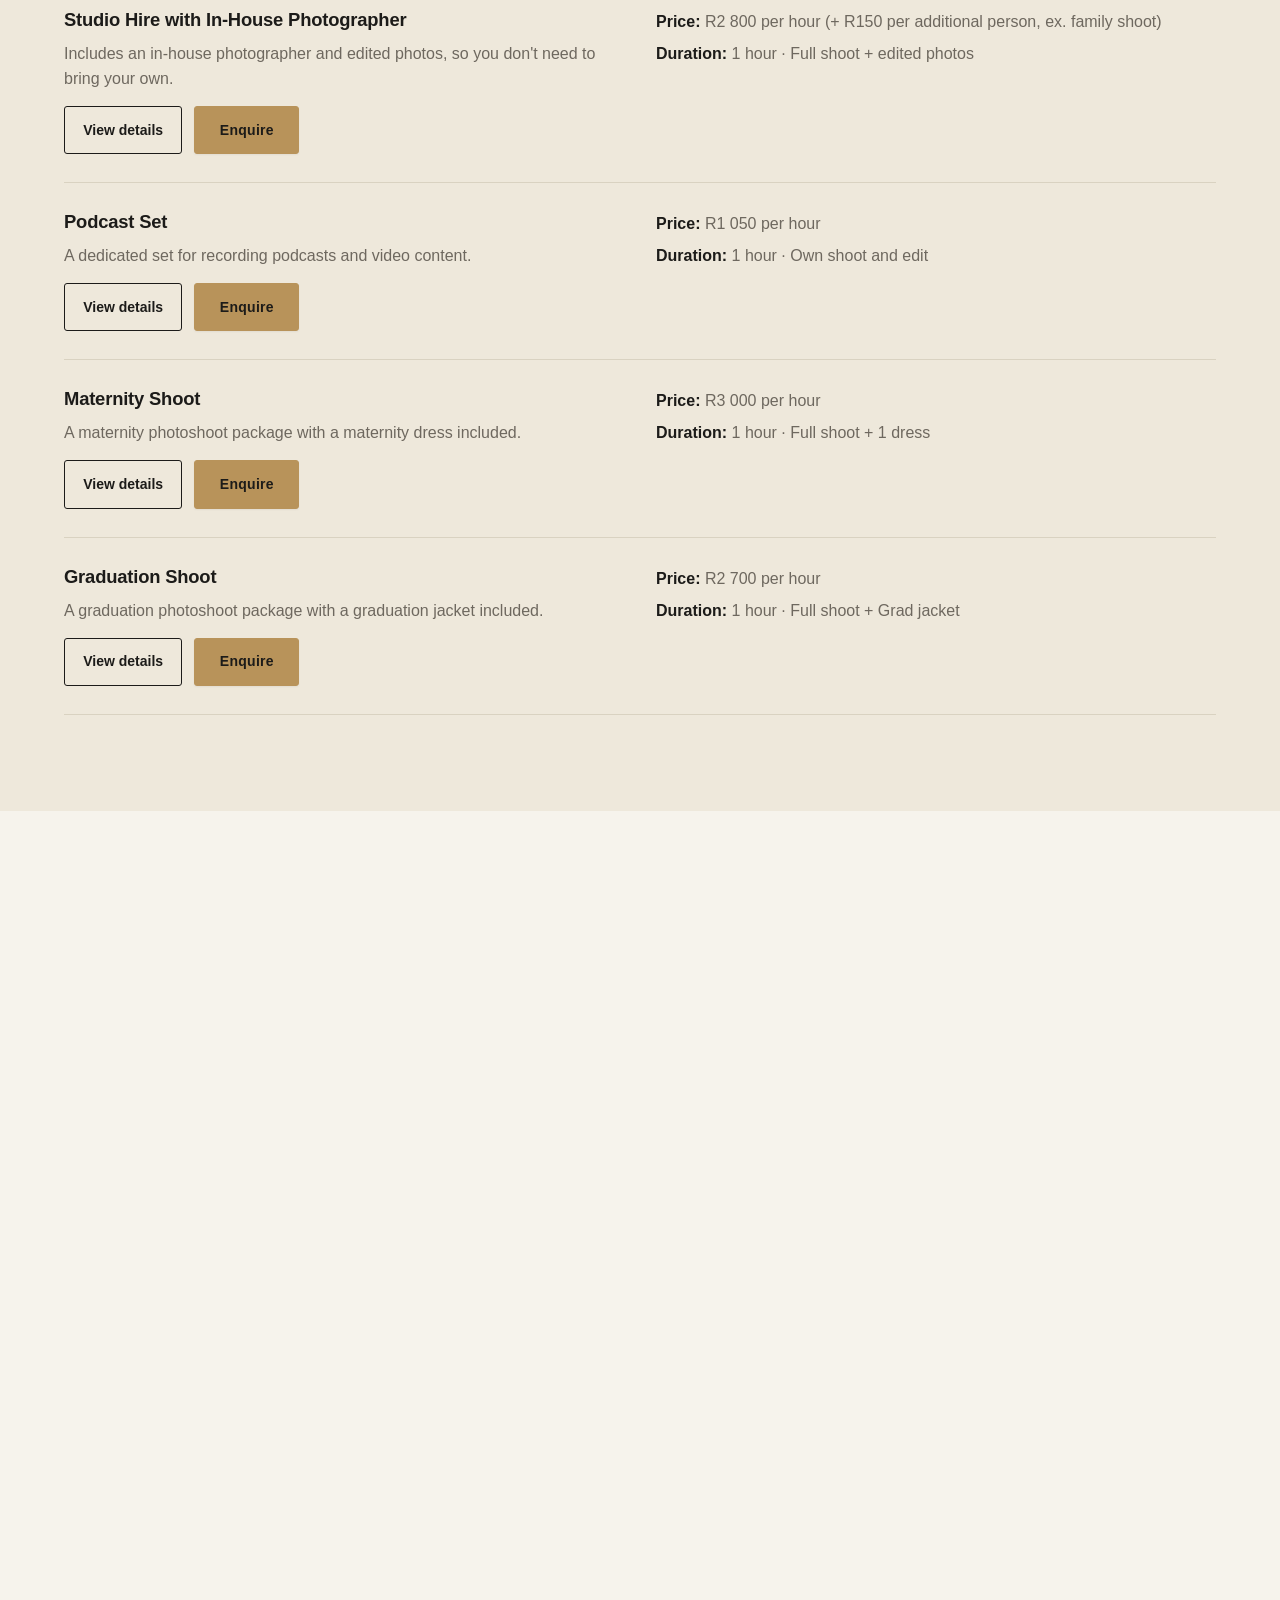
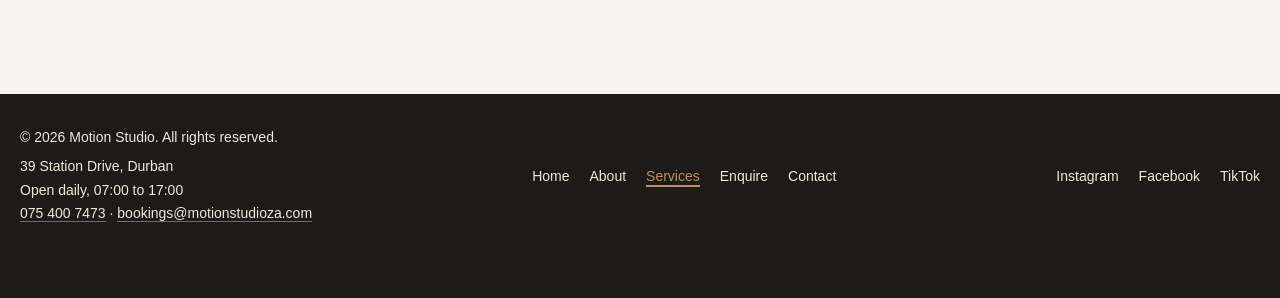
<file: services.html>
<!DOCTYPE html>
<html lang="en">
<head>
    <meta charset="UTF-8">
    <meta name="viewport" content="width=device-width, initial-scale=1.0">
    <meta http-equiv="Content-Security-Policy" content="default-src 'self'; script-src 'self'; style-src 'self' https://fonts.googleapis.com; font-src https://fonts.gstatic.com; img-src 'self' data: https://*.basemaps.cartocdn.com; connect-src 'self' https://formsubmit.co; form-action 'self' https://formsubmit.co mailto:; base-uri 'self'; object-src 'none'">
    <meta name="referrer" content="strict-origin-when-cross-origin">
    <title>Studio Hire &amp; Photoshoot Packages Durban | Motion Studio</title>
    <meta name="description" content="Compare Motion Studio packages in Durban: studio hire from R800 per hour, lighting, venue hire, podcast set, maternity and graduation photoshoots.">
    <meta name="robots" content="index, follow">
    <meta name="theme-color" content="#1c1b19">
    <link rel="canonical" href="https://khetheloz.github.io/Full-Motion-studio-website-2/services.html">
    <link rel="icon" href="images/logo.png" type="image/png">
    <meta property="og:type" content="website">
    <meta property="og:site_name" content="Motion Studio">
    <meta property="og:locale" content="en_ZA">
    <meta property="og:title" content="Studio Hire &amp; Photoshoot Packages Durban | Motion Studio">
    <meta property="og:description" content="Compare Motion Studio packages in Durban: studio hire from R800 per hour, lighting, venue hire, podcast set, maternity and graduation photoshoots.">
    <meta property="og:url" content="https://khetheloz.github.io/Full-Motion-studio-website-2/services.html">
    <meta property="og:image" content="https://khetheloz.github.io/Full-Motion-studio-website-2/images/portrait-tan-suit-828w.jpg">
    <meta name="twitter:card" content="summary_large_image">
    <meta name="twitter:title" content="Studio Hire &amp; Photoshoot Packages Durban | Motion Studio">
    <meta name="twitter:description" content="Compare Motion Studio packages in Durban: studio hire from R800 per hour, lighting, venue hire, podcast set, maternity and graduation photoshoots.">
    <meta name="twitter:image" content="https://khetheloz.github.io/Full-Motion-studio-website-2/images/portrait-tan-suit-828w.jpg">
    <link rel="preconnect" href="https://fonts.googleapis.com">
    <link rel="preconnect" href="https://fonts.gstatic.com" crossorigin>
    <link rel="stylesheet" href="https://fonts.googleapis.com/css2?family=Archivo:wght@500;600;700&family=Work+Sans:wght@400;500;600&display=swap">
    <link rel="stylesheet" href="css/styles.css">
    <script type="application/ld+json">
{
  "@context": "https://schema.org",
  "@type": "FAQPage",
  "mainEntity": [
    {
      "@type": "Question",
      "name": "How do I book a session?",
      "acceptedAnswer": {
        "@type": "Answer",
        "text": "Send us an enquiry using the booking enquiry form with your preferred package, date and time. A 50% deposit is required to secure your booking, and full payment is due before the shoot starts."
      }
    },
    {
      "@type": "Question",
      "name": "What is included in every package?",
      "acceptedAnswer": {
        "@type": "Answer",
        "text": "Every package includes access to our themed and decorated backgrounds. Some packages add extras, such as professional lighting, an in-house photographer with edited photos, a maternity dress or a graduation jacket."
      }
    },
    {
      "@type": "Question",
      "name": "Can I bring my own photographer or equipment?",
      "acceptedAnswer": {
        "@type": "Answer",
        "text": "Yes. Studio Hire and Podcast Set bookings are for your own shoot, so you can bring your own camera, gear and crew. Studio Hire & Lights adds our professional studio lighting."
      }
    },
    {
      "@type": "Question",
      "name": "How does the extra person fee work?",
      "acceptedAnswer": {
        "@type": "Answer",
        "text": "The Studio Hire with In-House Photographer package costs R150 for each additional person. Family shoots are the exception, so there is no extra person fee for them."
      }
    },
    {
      "@type": "Question",
      "name": "What are your opening hours?",
      "acceptedAnswer": {
        "@type": "Answer",
        "text": "We are open 7 days a week from 07:00 to 17:00. Bookings must finish by 17:00, so a longer session needs an earlier start time."
      }
    },
    {
      "@type": "Question",
      "name": "Where is the studio?",
      "acceptedAnswer": {
        "@type": "Answer",
        "text": "Our main studio is at 39 Station Drive, Durban, and we also have a studio at 73 4th Avenue, Windermere. You can see both on the map on our contact page."
      }
    }
  ]
}
    </script>
    <script type="application/ld+json">
{
  "@context": "https://schema.org",
  "@type": "ItemList",
  "name": "Motion Studio packages",
  "itemListElement": [
    {
      "@type": "ListItem",
      "position": 1,
      "item": {
        "@type": "Service",
        "name": "Studio Hire",
        "description": "Hire the studio space on its own. Bring your own camera, lighting, and gear.",
        "provider": {
          "@type": "LocalBusiness",
          "name": "Motion Studio"
        },
        "areaServed": "Durban",
        "offers": {
          "@type": "Offer",
          "priceCurrency": "ZAR",
          "price": "800",
          "description": "R800 per hour"
        }
      }
    },
    {
      "@type": "ListItem",
      "position": 2,
      "item": {
        "@type": "Service",
        "name": "Studio Hire & Lights",
        "description": "Studio space plus professional studio lighting included.",
        "provider": {
          "@type": "LocalBusiness",
          "name": "Motion Studio"
        },
        "areaServed": "Durban",
        "offers": {
          "@type": "Offer",
          "priceCurrency": "ZAR",
          "price": "1050",
          "description": "R1 050 per hour"
        }
      }
    },
    {
      "@type": "ListItem",
      "position": 3,
      "item": {
        "@type": "Service",
        "name": "Venue Hire",
        "description": "Rent the venue for half-day or full-day shoots, pop-ups, or events.",
        "provider": {
          "@type": "LocalBusiness",
          "name": "Motion Studio"
        },
        "areaServed": "Durban",
        "offers": {
          "@type": "Offer",
          "priceCurrency": "ZAR",
          "price": "4200",
          "description": "R4 200 half day (4 hours) \u00b7 R8 600 full day (8 hours)"
        }
      }
    },
    {
      "@type": "ListItem",
      "position": 4,
      "item": {
        "@type": "Service",
        "name": "Studio Hire with In-House Photographer",
        "description": "Includes an in-house photographer and edited photos, so you don't need to bring your own.",
        "provider": {
          "@type": "LocalBusiness",
          "name": "Motion Studio"
        },
        "areaServed": "Durban",
        "offers": {
          "@type": "Offer",
          "priceCurrency": "ZAR",
          "price": "2800",
          "description": "R2 800 per hour (+ R150 per additional person, ex. family shoot)"
        }
      }
    },
    {
      "@type": "ListItem",
      "position": 5,
      "item": {
        "@type": "Service",
        "name": "Podcast Set",
        "description": "A dedicated set for recording podcasts and video content.",
        "provider": {
          "@type": "LocalBusiness",
          "name": "Motion Studio"
        },
        "areaServed": "Durban",
        "offers": {
          "@type": "Offer",
          "priceCurrency": "ZAR",
          "price": "1050",
          "description": "R1 050 per hour"
        }
      }
    },
    {
      "@type": "ListItem",
      "position": 6,
      "item": {
        "@type": "Service",
        "name": "Maternity Shoot",
        "description": "A maternity photoshoot package with a maternity dress included.",
        "provider": {
          "@type": "LocalBusiness",
          "name": "Motion Studio"
        },
        "areaServed": "Durban",
        "offers": {
          "@type": "Offer",
          "priceCurrency": "ZAR",
          "price": "3000",
          "description": "R3 000 per hour"
        }
      }
    },
    {
      "@type": "ListItem",
      "position": 7,
      "item": {
        "@type": "Service",
        "name": "Graduation Shoot",
        "description": "A graduation photoshoot package with a graduation jacket included.",
        "provider": {
          "@type": "LocalBusiness",
          "name": "Motion Studio"
        },
        "areaServed": "Durban",
        "offers": {
          "@type": "Offer",
          "priceCurrency": "ZAR",
          "price": "2700",
          "description": "R2 700 per hour"
        }
      }
    }
  ]
}
    </script>
</head>
<body>

    <a class="skip-link" href="#main">Skip to main content</a>

    <!-- site header and navigation, shared across all pages -->
    <header>
        <div class="logo">
            <a href="index.html">
                <img src="images/logo.png" width="575" height="1024" alt="Motion Studioz - Content and Creation logo">
            </a>
            <span class="brand-name">Motion Studio</span>
            <p>For creatives, by creatives</p>
        </div>
        <nav id="site-nav" aria-label="Main navigation">
            <ul>
                <li><a href="index.html">Home</a></li>
                <li><a href="about.html">About</a></li>
                <li><a href="services.html">Services</a></li>
                <li><a href="enquiry.html">Enquire</a></li>
                <li><a href="contact.html">Contact</a></li>
            </ul>
        </nav>
    </header>

    <main id="main">
        <!-- page heading -->
        <section class="page-heading">
            <h1>Our Packages</h1>
            <p>Choose the package that fits your shoot. All packages include access to our themed and decorated backgrounds.</p>
            <img src="images/editorial-navy-corset-828w.jpg" srcset="images/editorial-navy-corset-480w.jpg 480w, images/editorial-navy-corset-828w.jpg 828w" sizes="(min-width: 1024px) 60vw, 100vw" width="828" height="1012" alt="Editorial fashion portrait in a structured navy corset gown, shot at Motion Studio" loading="eager">
        </section>

        <!-- searchable, sortable list of packages loaded from data/packages.json -->
        <section class="services-browser">
            <div class="package-controls">
                <div class="control-search">
                    <label for="package-search">Search packages</label>
                    <input type="search" id="package-search" name="package-search" placeholder="Try &quot;maternity&quot; or &quot;lights&quot;" autocomplete="off" maxlength="60">
                </div>
                <div class="control-sort">
                    <label for="package-sort">Sort by</label>
                    <select id="package-sort" name="package-sort">
                        <option value="featured">Featured order</option>
                        <option value="price-asc">Price: low to high</option>
                        <option value="price-desc">Price: high to low</option>
                        <option value="name-asc">Name: A to Z</option>
                    </select>
                </div>
            </div>
            <div class="package-tabs" role="tablist" aria-label="Package categories" id="package-tabs"></div>
            <p class="result-count" id="result-count" role="status" aria-live="polite"></p>
            <div class="services-list" id="package-list" role="tabpanel" aria-live="polite">
                <p class="loading-note">Loading packages…</p>
                <noscript>
                <article>
                    <h2>Studio Hire</h2>
                    <p>Hire the studio space on its own. Bring your own camera, lighting, and gear.</p>
                    <p><strong>Price:</strong> R800 per hour</p>
                    <p><strong>Duration:</strong> 1 hour · Own shoot</p>
                    <a href="enquiry.html?package=studio-hire" class="cta-button">Enquire</a>
                </article>
                <article>
                    <h2>Studio Hire &amp; Lights</h2>
                    <p>Studio space plus professional studio lighting included.</p>
                    <p><strong>Price:</strong> R1 050 per hour</p>
                    <p><strong>Duration:</strong> 1 hour · Own shoot</p>
                    <a href="enquiry.html?package=studio-hire-lights" class="cta-button">Enquire</a>
                </article>
                <article>
                    <h2>Venue Hire</h2>
                    <p>Rent the venue for half-day or full-day shoots, pop-ups, or events.</p>
                    <p><strong>Price:</strong> R4 200 half day (4 hours) · R8 600 full day (8 hours)</p>
                    <p><strong>Duration:</strong> Half day (4 hours) or full day (8 hours)</p>
                    <a href="enquiry.html?package=venue-hire" class="cta-button">Enquire</a>
                </article>
                <article>
                    <h2>Studio Hire with In-House Photographer</h2>
                    <p>Includes an in-house photographer and edited photos, so you don&#39;t need to bring your own.</p>
                    <p><strong>Price:</strong> R2 800 per hour (+ R150 per additional person, ex. family shoot)</p>
                    <p><strong>Duration:</strong> 1 hour · Full shoot + edited photos</p>
                    <a href="enquiry.html?package=studio-photographer" class="cta-button">Enquire</a>
                </article>
                <article>
                    <h2>Podcast Set</h2>
                    <p>A dedicated set for recording podcasts and video content.</p>
                    <p><strong>Price:</strong> R1 050 per hour</p>
                    <p><strong>Duration:</strong> 1 hour · Own shoot and edit</p>
                    <a href="enquiry.html?package=podcast-set" class="cta-button">Enquire</a>
                </article>
                <article>
                    <h2>Maternity Shoot</h2>
                    <p>A maternity photoshoot package with a maternity dress included.</p>
                    <p><strong>Price:</strong> R3 000 per hour</p>
                    <p><strong>Duration:</strong> 1 hour · Full shoot + 1 dress</p>
                    <a href="enquiry.html?package=maternity-shoot" class="cta-button">Enquire</a>
                </article>
                <article>
                    <h2>Graduation Shoot</h2>
                    <p>A graduation photoshoot package with a graduation jacket included.</p>
                    <p><strong>Price:</strong> R2 700 per hour</p>
                    <p><strong>Duration:</strong> 1 hour · Full shoot + Grad jacket</p>
                    <a href="enquiry.html?package=graduation-shoot" class="cta-button">Enquire</a>
                </article>
                </noscript>
            </div>
        </section>

        <section class="faq">
            <h2>Frequently Asked Questions</h2>
            <div class="faq-list">
                <div class="faq-item">
                    <h3><button type="button" class="faq-question" id="faq-q1" aria-expanded="false" aria-controls="faq-a1">How do I book a session?</button></h3>
                    <div class="faq-answer" id="faq-a1" role="region" aria-labelledby="faq-q1"><div><p>Send us an enquiry using the <a href="enquiry.html">booking enquiry form</a> with your preferred package, date and time. A 50% deposit is required to secure your booking, and full payment is due before the shoot starts.</p></div></div>
                </div>
                <div class="faq-item">
                    <h3><button type="button" class="faq-question" id="faq-q2" aria-expanded="false" aria-controls="faq-a2">What is included in every package?</button></h3>
                    <div class="faq-answer" id="faq-a2" role="region" aria-labelledby="faq-q2"><div><p>Every package includes access to our themed and decorated backgrounds. Some packages add extras, such as professional lighting, an in-house photographer with edited photos, a maternity dress or a graduation jacket.</p></div></div>
                </div>
                <div class="faq-item">
                    <h3><button type="button" class="faq-question" id="faq-q3" aria-expanded="false" aria-controls="faq-a3">Can I bring my own photographer or equipment?</button></h3>
                    <div class="faq-answer" id="faq-a3" role="region" aria-labelledby="faq-q3"><div><p>Yes. Studio Hire and Podcast Set bookings are for your own shoot, so you can bring your own camera, gear and crew. Studio Hire &amp; Lights adds our professional studio lighting.</p></div></div>
                </div>
                <div class="faq-item">
                    <h3><button type="button" class="faq-question" id="faq-q4" aria-expanded="false" aria-controls="faq-a4">How does the extra person fee work?</button></h3>
                    <div class="faq-answer" id="faq-a4" role="region" aria-labelledby="faq-q4"><div><p>The Studio Hire with In-House Photographer package costs R150 for each additional person. Family shoots are the exception, so there is no extra person fee for them.</p></div></div>
                </div>
                <div class="faq-item">
                    <h3><button type="button" class="faq-question" id="faq-q5" aria-expanded="false" aria-controls="faq-a5">What are your opening hours?</button></h3>
                    <div class="faq-answer" id="faq-a5" role="region" aria-labelledby="faq-q5"><div><p>We are open 7 days a week from 07:00 to 17:00. Bookings must finish by 17:00, so a longer session needs an earlier start time.</p></div></div>
                </div>
                <div class="faq-item">
                    <h3><button type="button" class="faq-question" id="faq-q6" aria-expanded="false" aria-controls="faq-a6">Where is the studio?</button></h3>
                    <div class="faq-answer" id="faq-a6" role="region" aria-labelledby="faq-q6"><div><p>Our main studio is at 39 Station Drive, Durban, and we also have a studio at 73 4th Avenue, Windermere. You can see both on the map on our <a href="contact.html">contact page</a>.</p></div></div>
                </div>
            </div>
        </section>

        <!-- booking call to action -->
        <section class="cta-section">
            <p>Ready to book your shoot?</p>
            <a href="enquiry.html" class="cta-button">Send an Enquiry</a>
        </section>
    </main>

    <!-- site footer, shared across all pages -->
    <footer>
        <div class="footer-brand">
            <p>&copy; <span id="year">2026</span> Motion Studio. All rights reserved.</p>
            <address>
                39 Station Drive, Durban<br>
                Open daily, 07:00 to 17:00<br>
                <a href="tel:+27754007473">075 400 7473</a> ·
                <a href="mailto:bookings@motionstudioza.com">bookings@motionstudioza.com</a>
            </address>
        </div>
        <nav aria-label="Footer navigation">
            <ul class="footer-nav">
                <li><a href="index.html">Home</a></li>
                <li><a href="about.html">About</a></li>
                <li><a href="services.html">Services</a></li>
                <li><a href="enquiry.html">Enquire</a></li>
                <li><a href="contact.html">Contact</a></li>
            </ul>
        </nav>
        <ul class="social-links">
            <li><a href="https://www.instagram.com/motion.studioz/" target="_blank" rel="noopener noreferrer">Instagram</a></li>
            <li><a href="https://www.facebook.com/profile.php?id=61575675421052" target="_blank" rel="noopener noreferrer">Facebook</a></li>
            <li><a href="https://www.tiktok.com/@naledi.art?is_from_webapp=1&sender_device=pc" target="_blank" rel="noopener noreferrer">TikTok</a></li>
        </ul>
    </footer>

    <script src="vendor/jquery/jquery-3.7.1.min.js" defer></script>
    <script src="data/packages.js" defer></script>
    <script src="js/main.js" defer></script>
    <script src="js/faq.js" defer></script>
    <script src="js/services.js" defer></script>
</body>
</html>
</file>
<file: css/styles.css>
/* 
   Motion Studio — stylesheet
   Part 2: base styles, typography, desktop layout, visual styling and
   mobile-first responsive design.

   Design tokens: warm charcoal ink, paper off-white, brass gold accent —
   an editorial, gallery-led look built around the studio's own photography
   rather than decorative chrome.
    */

/* -------------------------------------------------------------------------
   1. Font import
   ------------------------------------------------------------------------- */
/* fonts are now loaded with a <link> in each page head, which avoids the render-blocking @import chain */

/* -------------------------------------------------------------------------
   2. CSS reset
   ------------------------------------------------------------------------- */
*,
*::before,
*::after {
    box-sizing: border-box;
    margin: 0;
    padding: 0;
}

html {
    -webkit-text-size-adjust: 100%;
    scroll-behavior: smooth;
}

img {
    display: block;
    max-width: 100%;
    height: auto;
}

/* <picture> is inline by default, which silently breaks width:100% on the
   <img> inside it (used on the About page studio photo) */
picture {
    display: block;
    width: 100%;
}

ul {
    list-style: none;
}

a {
    color: inherit;
    text-decoration: none;
}

input,
select,
textarea,
button {
    font: inherit;
    color: inherit;
}

/* -------------------------------------------------------------------------
   3. Design tokens
   ------------------------------------------------------------------------- */
:root {
    /* colour */
    --color-ink: #1c1b19;
    --color-ink-soft: #2c2a26;
    --color-paper: #f6f3ec;
    --color-paper-alt: #eee8db;
    --color-paper-white: #fbfaf6;
    --color-gold: #b8935a;
    --color-gold-deep: #8f6b3b;
    --color-line: #d9d2c1;
    --color-muted: #6e685f;

    /* type */
    --font-display: 'Archivo', 'Segoe UI', sans-serif;
    --font-body: 'Work Sans', 'Segoe UI', sans-serif;

    --fs-sm: 0.875rem;
    --fs-base: 1rem;
    --fs-md: 1.15rem;
    --fs-lg: 1.5rem;
    --fs-xl: clamp(1.9rem, 4vw + 1rem, 2.75rem);
    --fs-2xl: clamp(2.4rem, 6vw + 1rem, 3.75rem);

    /* layout */
    --container-width: 72rem;
    --gutter: 1.25rem;
    --section-space: 4.5rem;
    --radius: 3px;
    --transition: 180ms ease;
}

/* -------------------------------------------------------------------------
   4. Base
   ------------------------------------------------------------------------- */
body {
    font-family: var(--font-body);
    font-size: var(--fs-base);
    line-height: 1.6;
    color: var(--color-ink);
    background-color: var(--color-paper);
}

h1, h2, h3, h4 {
    font-family: var(--font-display);
    font-weight: 600;
    line-height: 1.15;
    letter-spacing: -0.01em;
    color: var(--color-ink);
}

h1,
h2 { font-size: var(--fs-xl); }
h3 { font-size: var(--fs-lg); }
h4 { font-size: var(--fs-md); font-weight: 600; }

p { max-width: 62ch; }

.page-heading p { max-width: 55ch; }

/* visible keyboard focus, everywhere */
a:focus-visible,
button:focus-visible,
input:focus-visible,
select:focus-visible,
textarea:focus-visible {
    outline: 2px solid var(--color-gold);
    outline-offset: 3px;
}

@media (prefers-reduced-motion: reduce) {
    html { scroll-behavior: auto; }
    * { transition: none !important; }
}

/* generic section rhythm — alternating paper tones stand in for card
   borders/shadows to keep the page feeling like a printed rate-card,
   not a stack of boxes */
main > section {
    padding: var(--section-space) var(--gutter);
}

/* alternating paper tones for plain sections only — sections that set their
   own background (hero, gallery, page-heading, cta band) are excluded so
   they never get silently overridden just because of where they land in
   the page's section count */
main > section:nth-of-type(even):not(.hero):not(.gallery):not(.page-heading):not(.cta-section) {
    background-color: var(--color-paper-alt);
}

.page-heading,
.hero {
    padding-top: 2.5rem;
}

/* a shared centred content column used inside each full-bleed section */
.intro > *,
.why-choose > *,
.services-preview > *,
.services-browser > *,
.faq > *,
.gallery > h2,
.about-image,
.history,
.mission-vision,
.what-makes-us-different,
.team > *,
.cta-section > *,
.page-heading > *,
.contact-info,
.social-media,
.map,
.contact-form,
.enquiry-layout {
    max-width: var(--container-width);
    margin-left: auto;
    margin-right: auto;
}

/* -------------------------------------------------------------------------
   5. Buttons
   ------------------------------------------------------------------------- */
.cta-button,
button[type="submit"] {
    display: inline-block;
    font-family: var(--font-display);
    font-weight: 600;
    font-size: var(--fs-sm);
    letter-spacing: 0.02em;
    background-color: var(--color-gold);
    color: var(--color-ink);
    border: 1px solid var(--color-gold);
    border-radius: var(--radius);
    padding: 0.85em 1.75em;
    cursor: pointer;
    box-shadow: 0 1px 2px rgba(28, 27, 25, 0.05);
    transition: background-color var(--transition), color var(--transition), border-color var(--transition), box-shadow var(--transition), transform var(--transition);
}

.cta-button:hover,
.cta-button:focus-visible,
button[type="submit"]:hover,
button[type="submit"]:focus-visible {
    background-color: transparent;
    color: var(--color-ink);
    border-color: var(--color-ink);
    box-shadow: 0 10px 20px -12px rgba(28, 27, 25, 0.35);
    transform: translateY(-1px);
}

.cta-button:active,
button[type="submit"]:active {
    background-color: var(--color-gold-deep);
    border-color: var(--color-gold-deep);
    color: var(--color-paper-white);
    box-shadow: none;
    transform: translateY(0);
}

/* -------------------------------------------------------------------------
   6. Header & navigation
   ------------------------------------------------------------------------- */
header {
    position: sticky;
    top: 0;
    z-index: 10;
    display: flex;
    flex-wrap: wrap;
    align-items: center;
    justify-content: space-between;
    gap: 1rem;
    background-color: var(--color-paper-white);
    border-bottom: 1px solid var(--color-line);
    box-shadow: 0 4px 16px -12px rgba(28, 27, 25, 0.35);
    padding: 0.85rem var(--gutter);
}

header .logo {
    display: flex;
    align-items: center;
    gap: 0.75rem;
}

header .logo img {
    width: 2.5rem;
    height: 2.5rem;
    object-fit: contain;
}

header .logo .brand-name {
    font-family: var(--font-display);
    font-size: 1.15rem;
    font-weight: 700;
}

header .logo p {
    display: none;
    font-family: var(--font-body);
    font-size: var(--fs-sm);
    color: var(--color-muted);
    font-style: italic;
}

nav ul {
    display: flex;
    flex-wrap: wrap;
}

nav li {
    margin-left: 1.5rem;
}

nav li:first-child {
    margin-left: 0;
}

nav a {
    position: relative;
    font-size: var(--fs-sm);
    font-weight: 500;
    padding-bottom: 0.2rem;
}

nav a::after {
    content: "";
    position: absolute;
    left: 0;
    right: 100%;
    bottom: 0;
    height: 2px;
    background-color: var(--color-gold);
    transition: right var(--transition);
}

nav a:hover::after,
nav a:focus-visible::after {
    right: 0;
}

/* -------------------------------------------------------------------------
   7. Hero (home page) — asymmetric image collage + message
   ------------------------------------------------------------------------- */
.hero {
    display: grid;
    grid-template-columns: 1fr;
    grid-template-areas:
        "imga"
        "imgb"
        "text";
    gap: 0.75rem;
    background-color: var(--color-ink);
    padding: 1.25rem var(--gutter) 2.5rem;
}

.hero img {
    width: 100%;
    height: 14rem;
    object-fit: cover;
    border-radius: var(--radius);
}

.hero img:first-of-type { grid-area: imga; height: 18rem; }
.hero img:last-of-type  { grid-area: imgb; }

.hero-text { grid-area: text; }

.hero h1,
.hero p,
.hero .cta-button {
    color: var(--color-paper);
}

.hero h1 { font-size: var(--fs-2xl); margin-top: 0.5rem; }
.hero p  { color: var(--color-paper-alt); margin: 0.85rem 0 1.5rem; }



/* -------------------------------------------------------------------------
   8. Intro / why-choose / services-preview (home)
   ------------------------------------------------------------------------- */
.intro h2,
.why-choose h2,
.services-preview h2,
.gallery h2 {
    margin-bottom: 1.25rem;
}

.intro p { color: var(--color-ink-soft); }

.why-choose ul {
    display: grid;
    gap: 1rem;
}

.why-choose li {
    border-left: 3px solid var(--color-gold);
    padding: 0.15rem 0 0.15rem 1rem;
    color: var(--color-ink-soft);
}

.services-preview ul {
    display: grid;
    gap: 1.5rem;
    margin-bottom: 1.5rem;
}

.services-preview li {
    border-top: 1px solid var(--color-line);
    padding-top: 1rem;
}

.services-preview h3 {
    margin-bottom: 0.35rem;
}

.services-preview p,
.services-list p {
    color: var(--color-muted);
}

.services-preview > p a {
    font-weight: 600;
    color: var(--color-gold-deep);
    border-bottom: 1px solid var(--color-gold-deep);
}

/* -------------------------------------------------------------------------
   9. Gallery
   ------------------------------------------------------------------------- */
.gallery {
    background-color: var(--color-ink);
}

.gallery h2 {
    color: var(--color-paper);
}

.gallery ul {
    max-width: var(--container-width);
    margin: 0 auto;
    display: grid;
    grid-template-columns: repeat(2, 1fr);
    grid-auto-flow: dense;
    gap: 0.6rem;
}

.gallery li:first-child {
    grid-column: span 2;
}

.gallery li {
    overflow: hidden;
    border-radius: var(--radius);
}

.gallery img {
    width: 100%;
    height: 12rem;
    object-fit: cover;
    border-radius: var(--radius);
    transition: transform 400ms ease;
}

.gallery li:hover img,
.gallery li:focus-within img {
    transform: scale(1.045);
}

.gallery li:first-child img {
    height: 16rem;
}

/* -------------------------------------------------------------------------
   10. Page heading (inner pages)
   ------------------------------------------------------------------------- */
.page-heading {
    background-color: var(--color-paper-white);
    border-bottom: 1px solid var(--color-line);
}

.page-heading h1 { margin-bottom: 0.75rem; }

/* the shared "centre this column" rule above applies auto margins to every
   direct child, which visually indents any child narrower than the
   container (like this capped-width paragraph) instead of keeping it flush
   with the heading above it — pin it back to the left edge */
.page-heading p  {
    color: var(--color-muted);
    margin-bottom: 1.5rem;
    margin-left: 0;
    margin-right: auto;
}

.page-heading img {
    border-radius: var(--radius);
    width: 100%;
    max-height: 26rem;
    object-fit: cover;
    box-shadow: 0 20px 40px -24px rgba(28, 27, 25, 0.45);
}

/* -------------------------------------------------------------------------
   11. About page
   ------------------------------------------------------------------------- */
.about-image img {
    border-radius: var(--radius);
    height: 18rem;
    object-fit: cover;
    width: 100%;
    box-shadow: 0 24px 48px -28px rgba(28, 27, 25, 0.45);
}

.history, .mission-vision, .what-makes-us-different {
    display: grid;
    gap: 0.75rem;
}

.history p, .mission-vision p, .what-makes-us-different p {
    color: var(--color-ink-soft);
}

.mission-vision h2:nth-of-type(2) { margin-top: 0.75rem; }

.history h2,
.mission-vision h2,
.what-makes-us-different h2,
.team h2,
.contact-details h2,
.social-media h2,
.map h2,
.contact-form h2,
.enquiry-info h2,
.faq h2 { font-size: var(--fs-lg); }

.what-makes-us-different img {
    margin-top: 1rem;
    border-radius: var(--radius);
    height: 18rem;
    object-fit: cover;
    width: 100%;
    box-shadow: 0 24px 48px -28px rgba(28, 27, 25, 0.45);
}

/* "Meet the Team" is a single founder spotlight today — laid out as a
   feature row rather than a small tile so it reads as an intentional
   profile, not a grid item with a mostly-empty row beside it */
.team h2 { margin-bottom: 1.5rem; }

.team ul {
    display: grid;
    gap: 2rem;
}

.team li {
    display: grid;
    gap: 1rem;
    max-width: 22rem;
}

.team img {
    width: 100%;
    height: 16rem;
    object-fit: cover;
    border-radius: var(--radius);
    box-shadow: 0 20px 40px -24px rgba(28, 27, 25, 0.4);
}

.team-bio h3 { margin-bottom: 0.15rem; font-size: var(--fs-md); }
.team-bio p  { color: var(--color-muted); }

/* -------------------------------------------------------------------------
   12. CTA band
   ------------------------------------------------------------------------- */
.cta-section {
    text-align: left;
    background-color: var(--color-ink);
}

.cta-section p {
    color: var(--color-paper);
    font-family: var(--font-display);
    font-size: var(--fs-lg);
    margin-bottom: 1.25rem;
    margin-left: 0;
    margin-right: auto;
    max-width: 30ch;
}

/* -------------------------------------------------------------------------
   13. Services list (services page) — editorial rate-card rows
   ------------------------------------------------------------------------- */
.services-list {
    display: grid;
    gap: 0;
}

/* package cards are built by js/services.js; see the Part 3 section below */


.services-list p strong {
    color: var(--color-ink);
    font-weight: 600;
}


/* -------------------------------------------------------------------------
   14. Forms (enquiry + contact)
   ------------------------------------------------------------------------- */
.enquiry-info img {
    border-radius: var(--radius);
    height: 14rem;
    object-fit: cover;
    width: 100%;
    margin-bottom: 1.25rem;
}

.enquiry-info h2 { margin-bottom: 0.5rem; }
.enquiry-info p  { color: var(--color-ink-soft); }

form {
    display: grid;
    gap: 1.1rem;
    margin-top: 1rem;
}

.enquiry-form { margin-top: 2.5rem; }

label {
    font-family: var(--font-display);
    font-size: var(--fs-sm);
    font-weight: 600;
    margin-bottom: -0.6rem;
}

input,
select,
textarea {
    width: 100%;
    background-color: transparent;
    border: none;
    border-bottom: 1.5px solid var(--color-line);
    padding: 0.6rem 0.1rem;
    font-size: var(--fs-base);
    transition: border-color var(--transition);
}

textarea { resize: vertical; min-height: 6rem; }

input:hover, select:hover, textarea:hover {
    border-color: var(--color-muted);
}

input:focus, select:focus, textarea:focus {
    outline: none;
    border-color: var(--color-gold);
}

form button[type="submit"] {
    justify-self: start;
    margin-top: 0.5rem;
}

/* -------------------------------------------------------------------------
   15. Contact page
   ------------------------------------------------------------------------- */
.contact-info address {
    font-style: normal;
    line-height: 1.9;
    color: var(--color-ink-soft);
}

.contact-photo {
    display: block;
    width: 100%;
    height: 14rem;
    object-fit: cover;
    border-radius: var(--radius);
    margin-top: 1.5rem;
    box-shadow: 0 20px 40px -24px rgba(28, 27, 25, 0.4);
}

.contact-info address a {
    color: var(--color-gold-deep);
    border-bottom: 1px solid var(--color-gold-deep);
}

.social-media h2 { margin-bottom: 1rem; }

.social-media .social-links {
    display: flex;
    gap: 1.5rem;
}

.social-media .social-links a {
    font-weight: 600;
    border-bottom: 1px solid var(--color-ink);
}

.social-media .social-links a:hover,
.social-media .social-links a:focus-visible {
    color: var(--color-gold-deep);
    border-color: var(--color-gold-deep);
}

.map h2 { margin-bottom: 1rem; }

.map iframe {
    width: 100%;
    border-radius: var(--radius);
    border: 1px solid var(--color-line);
}

/* -------------------------------------------------------------------------
   16. Footer
   ------------------------------------------------------------------------- */
footer {
    background-color: var(--color-ink);
    color: var(--color-paper-alt);
    padding: 2rem var(--gutter);
    display: flex;
    flex-wrap: wrap;
    align-items: center;
    justify-content: space-between;
    gap: 1rem;
    font-size: var(--fs-sm);
}

footer .social-links {
    display: flex;
    gap: 1.25rem;
}

footer .social-links a:hover,
footer .social-links a:focus-visible {
    color: var(--color-gold);
}

/* -------------------------------------------------------------------------
   16b. Image focal points
   Every cropped photo on the site (hero, gallery, about, team, enquiry)
   uses object-fit: cover with the browser's default centre crop, which cuts
   faces off on several tall portrait shots. Targeting by the base `src`
   (which stays in the DOM even when a srcset/picture variant is the one
   actually painted) lets one rule follow each photo into every spot it's
   used, instead of re-tuning the crop per component.
   ------------------------------------------------------------------------- */
img[src*="portrait-tan-suit"]              { object-position: 50% 12%; }
img[src*="editorial-navy-corset"]          { object-position: 50% 15%; }
img[src*="editorial-feather-white"]        { object-position: 50% 8%; }
img[src*="editorial-fringe-colour"]        { object-position: 50% 12%; }
img[src*="editorial-yellow-gown"]          { object-position: 62% 14%; }
img[src*="editorial-construction-concept"] { object-position: 50% 28%; }
img[src*="maternity-pink-top"]             { object-position: 50% 14%; }
img[src*="maternity-white-gown"]           { object-position: 50% 18%; }
img[src*="gallery-celebration"]            { object-position: 75% 18%; }
img[src*="client-naledi-art"]              { object-position: 50% 32%; }
img[src*="team-member"]                    { object-position: 50% 12%; }

/* -------------------------------------------------------------------------
   16c. Part 3: accessibility helpers, navigation toggle, motion
   ------------------------------------------------------------------------- */
.skip-link {
    position: absolute;
    left: 0.75rem;
    top: -4rem;
    z-index: 100;
    background-color: var(--color-gold);
    color: var(--color-ink);
    font-weight: 600;
    padding: 0.6rem 1rem;
    border-radius: var(--radius);
    transition: top var(--transition);
}

.skip-link:focus { top: 0.75rem; }

.no-scroll { overflow: hidden; }

.nav-toggle {
    display: none;
    flex-direction: column;
    justify-content: center;
    gap: 5px;
    width: 2.75rem;
    height: 2.75rem;
    padding: 0 0.6rem;
    background: transparent;
    border: 1px solid var(--color-line);
    border-radius: var(--radius);
    cursor: pointer;
}

.nav-toggle span {
    display: block;
    height: 2px;
    background-color: var(--color-ink);
    transition: transform var(--transition), opacity var(--transition);
}

.nav-toggle[aria-expanded="true"] span:nth-child(1) { transform: translateY(7px) rotate(45deg); }
.nav-toggle[aria-expanded="true"] span:nth-child(2) { opacity: 0; }
.nav-toggle[aria-expanded="true"] span:nth-child(3) { transform: translateY(-7px) rotate(-45deg); }

header { transition: box-shadow var(--transition), padding var(--transition); }
header.is-scrolled { box-shadow: 0 8px 22px -12px rgba(28, 27, 25, 0.45); }

nav a[aria-current="page"]::after { right: 0; }
nav a[aria-current="page"] { color: var(--color-gold-deep); }

.intro p a,
.history p a,
.enquiry-info p a,
.contact-note a,
.faq-answer a {
    color: var(--color-gold-deep);
    border-bottom: 1px solid var(--color-gold-deep);
}

.services-preview h3 a:hover,
.services-preview h3 a:focus-visible { color: var(--color-gold-deep); }

@keyframes fade-up {
    from { opacity: 0; transform: translateY(18px); }
    to { opacity: 1; transform: translateY(0); }
}

.hero-text,
.page-heading > * {
    animation: fade-up 650ms ease both;
}

.page-heading > *:nth-child(2) { animation-delay: 90ms; }
.page-heading > *:nth-child(3) { animation-delay: 180ms; }

.reveal {
    opacity: 0;
    transform: translateY(22px);
    transition: opacity 600ms ease, transform 600ms ease;
}

.reveal.is-visible {
    opacity: 1;
    transform: none;
}

.back-to-top {
    position: fixed;
    right: 1rem;
    bottom: 1rem;
    z-index: 20;
    width: 2.75rem;
    height: 2.75rem;
    font-size: 1.25rem;
    line-height: 1;
    background-color: var(--color-ink);
    color: var(--color-paper);
    border: 1px solid var(--color-gold);
    border-radius: 50%;
    cursor: pointer;
    opacity: 0;
    visibility: hidden;
    transform: translateY(10px);
    transition: opacity var(--transition), transform var(--transition), visibility var(--transition), background-color var(--transition);
}

.back-to-top.is-shown { opacity: 1; visibility: visible; transform: none; }
.back-to-top:hover { background-color: var(--color-gold-deep); }

@media (prefers-reduced-motion: reduce) {
    .hero-text,
    .page-heading > * { animation: none; }
    .reveal { opacity: 1; transform: none; }
}

/* -------------------------------------------------------------------------
   16d. Gallery lightbox
   ------------------------------------------------------------------------- */
.gallery li a {
    display: block;
    height: 100%;
    cursor: zoom-in;
}

.lightbox {
    position: fixed;
    inset: 0;
    z-index: 50;
    display: flex;
    align-items: center;
    justify-content: center;
    background-color: rgba(18, 17, 15, 0.94);
    opacity: 0;
    transition: opacity 220ms ease;
}

.lightbox[hidden] { display: none; }
.lightbox.is-open { opacity: 1; }

.lightbox-figure {
    max-width: min(90vw, 56rem);
    max-height: 92vh;
    display: grid;
    gap: 0.75rem;
    justify-items: center;
    transform: scale(0.96);
    transition: transform 220ms ease;
}

.lightbox.is-open .lightbox-figure { transform: scale(1); }

.lightbox-image {
    max-width: 100%;
    max-height: 78vh;
    width: auto;
    height: auto;
    object-fit: contain;
    border-radius: var(--radius);
}

.lightbox-caption {
    color: var(--color-paper-alt);
    font-size: var(--fs-sm);
    text-align: center;
    max-width: 60ch;
}

.lightbox-close,
.lightbox-nav {
    position: absolute;
    display: grid;
    place-items: center;
    width: 3rem;
    height: 3rem;
    font-size: 2rem;
    line-height: 1;
    background-color: rgba(251, 250, 246, 0.1);
    color: var(--color-paper);
    border: 1px solid rgba(251, 250, 246, 0.3);
    border-radius: 50%;
    cursor: pointer;
    transition: background-color var(--transition);
}

.lightbox-close:hover,
.lightbox-nav:hover { background-color: var(--color-gold-deep); }

.lightbox-close { top: 1rem; right: 1rem; }
.lightbox-prev { left: 0.75rem; }
.lightbox-next { right: 0.75rem; }

/* -------------------------------------------------------------------------
   16e. Services: search, tabs, cards, dialog, FAQ accordion
   ------------------------------------------------------------------------- */
.package-controls {
    display: grid;
    gap: 1rem;
    margin-bottom: 1.5rem;
}

.package-controls label { display: block; margin-bottom: 0.2rem; }

.package-controls select,
.package-controls input { border: 1.5px solid var(--color-line); padding: 0.65rem 0.75rem; background-color: var(--color-paper-white); }

.package-tabs {
    display: flex;
    flex-wrap: wrap;
    gap: 0.5rem;
    margin-bottom: 1rem;
}

.package-tabs [role="tab"],
.details-button {
    font-family: var(--font-display);
    font-weight: 600;
    font-size: var(--fs-sm);
    background-color: transparent;
    color: var(--color-ink);
    border: 1px solid var(--color-ink);
    border-radius: var(--radius);
    padding: 0.7em 1.3em;
    min-height: 2.75rem;
    cursor: pointer;
    transition: background-color var(--transition), color var(--transition);
}

.package-tabs [role="tab"]:hover,
.details-button:hover { background-color: var(--color-paper-alt); }

.package-tabs [role="tab"][aria-selected="true"] {
    background-color: var(--color-ink);
    color: var(--color-paper);
}

.result-count {
    font-size: var(--fs-sm);
    color: var(--color-muted);
    margin-bottom: 0.5rem;
}

.package-card {
    border-top: 1px solid var(--color-line);
    padding: 1.75rem 0;
    display: grid;
    gap: 0.4rem;
    transition: background-color 400ms ease;
    animation: fade-up 450ms ease both;
}

.package-card:last-child { border-bottom: 1px solid var(--color-line); }
.package-card h2 { font-size: var(--fs-md); }
.package-card.is-highlighted { background-color: rgba(184, 147, 90, 0.18); }

.package-actions {
    display: flex;
    flex-wrap: wrap;
    gap: 0.75rem;
    margin-top: 0.5rem;
}

.empty-state,
.error-state,
.loading-note {
    padding: 1.5rem 0;
    color: var(--color-muted);
}

.empty-state .details-button,
.error-state .details-button { margin-top: 0.75rem; }

.package-dialog {
    width: min(92vw, 34rem);
    margin: auto;
    padding: 2rem 1.75rem;
    border: 1px solid var(--color-line);
    border-radius: var(--radius);
    background-color: var(--color-paper-white);
    color: var(--color-ink);
    box-shadow: 0 30px 60px -20px rgba(28, 27, 25, 0.6);
}

.package-dialog[open] { animation: dialog-in 240ms ease both; }
.package-dialog::backdrop { background-color: rgba(18, 17, 15, 0.7); }

@keyframes dialog-in {
    from { opacity: 0; transform: translateY(14px) scale(0.98); }
    to { opacity: 1; transform: none; }
}

.package-dialog h2 { font-size: var(--fs-lg); margin-bottom: 0.5rem; }
.package-dialog h3 { font-size: var(--fs-md); margin: 1rem 0 0.4rem; }
.package-dialog p { margin-bottom: 0.4rem; }
.package-dialog .cta-button { margin-top: 1.25rem; }

.dialog-category {
    font-size: var(--fs-sm);
    color: var(--color-gold-deep);
    font-weight: 600;
    text-transform: uppercase;
    letter-spacing: 0.06em;
}

.dialog-includes { margin-bottom: 0.75rem; }

.dialog-includes li {
    border-left: 3px solid var(--color-gold);
    padding-left: 0.75rem;
    margin-bottom: 0.4rem;
}

.dialog-close {
    position: absolute;
    top: 0.6rem;
    right: 0.6rem;
    width: 2.5rem;
    height: 2.5rem;
    font-size: 1.6rem;
    line-height: 1;
    background: transparent;
    border: none;
    cursor: pointer;
}

.faq h2 { margin-bottom: 1.25rem; }

.faq-item { border-top: 1px solid var(--color-line); }
.faq-item:last-child { border-bottom: 1px solid var(--color-line); }
.faq-item h3 { font-size: var(--fs-base); }

.faq-question {
    position: relative;
    width: 100%;
    text-align: left;
    background: transparent;
    border: none;
    font-family: var(--font-display);
    font-weight: 600;
    font-size: var(--fs-md);
    padding: 1.1rem 2.5rem 1.1rem 0;
    min-height: 2.75rem;
    cursor: pointer;
}

.faq-question::after {
    content: "+";
    position: absolute;
    right: 0.25rem;
    top: 50%;
    transform: translateY(-50%);
    font-size: 1.5rem;
    color: var(--color-gold-deep);
    transition: transform var(--transition);
}

.faq-question[aria-expanded="true"]::after { content: "\2212"; }

.js .faq-answer {
    display: grid;
    grid-template-rows: 0fr;
    visibility: hidden;
    transition: grid-template-rows 260ms ease, visibility 0s linear 260ms;
}

.js .faq-item.is-open .faq-answer {
    grid-template-rows: 1fr;
    visibility: visible;
    transition-delay: 0s;
}

.js .faq-answer > div { overflow: hidden; }
.faq-answer p { color: var(--color-ink-soft); padding-bottom: 1.1rem; }

/* -------------------------------------------------------------------------
   16f. Forms: errors, panels, honeypot
   ------------------------------------------------------------------------- */
.field-error {
    color: #a3281c;
    font-size: var(--fs-sm);
    margin-top: -0.7rem;
    min-height: 0;
}

.field-error:empty { display: none; }

input.is-invalid,
select.is-invalid,
textarea.is-invalid { border-color: #a3281c; }

.check-row {
    display: flex;
    align-items: flex-start;
    gap: 0.6rem;
}

.check-row[hidden] { display: none; }

.check-row input {
    width: 1.2rem;
    height: 1.2rem;
    flex-shrink: 0;
    margin-top: 0.2rem;
    accent-color: var(--color-gold-deep);
}

.check-row label { margin-bottom: 0; font-weight: 500; }

.hp-field {
    position: absolute;
    left: -9999px;
    width: 1px;
    height: 1px;
    overflow: hidden;
}

.form-status {
    color: #a3281c;
    font-weight: 600;
    font-size: var(--fs-sm);
}

.form-status:empty { display: none; }

.live-estimate {
    font-family: var(--font-display);
    font-weight: 600;
    color: var(--color-gold-deep);
}

.live-estimate:empty { display: none; }

.char-count {
    font-size: var(--fs-sm);
    color: var(--color-muted);
    margin-top: -0.7rem;
    text-align: right;
}

.char-count.is-near { color: #a3281c; }

.response-panel {
    margin-top: 2rem;
    padding: 1.5rem;
    background-color: var(--color-paper-white);
    border: 1px solid var(--color-line);
    border-left: 4px solid var(--color-gold);
    border-radius: var(--radius);
    animation: fade-up 450ms ease both;
}

.response-panel[hidden] { display: none; }
.response-panel h2 { font-size: var(--fs-lg); margin-bottom: 0.5rem; }
.response-panel p { margin-bottom: 0.75rem; }
.response-panel:focus { outline: none; }

.quote-table {
    width: 100%;
    border-collapse: collapse;
    margin: 0.75rem 0 1rem;
    font-size: var(--fs-sm);
}

.quote-table td {
    padding: 0.6rem 0;
    border-bottom: 1px solid var(--color-line);
}

.quote-table td:last-child { text-align: right; white-space: nowrap; padding-left: 1rem; }
.quote-total td { font-weight: 700; font-size: var(--fs-base); }

.availability { font-weight: 600; }
.availability.ok { color: #2f6b3a; }
.availability.taken { color: #a3281c; }

.send-status { font-size: var(--fs-sm); color: var(--color-muted); }
.send-status.ok { color: #2f6b3a; font-weight: 600; }
.send-status.fail { color: #a3281c; font-weight: 600; }
.send-status a { text-decoration: underline; }

.email-box {
    background-color: var(--color-paper);
    border: 1px solid var(--color-line);
    border-radius: var(--radius);
    padding: 1rem;
    margin-bottom: 1rem;
}

.email-box p { margin-bottom: 0.4rem; font-weight: 600; max-width: none; }

.email-box pre {
    font-family: var(--font-body);
    font-size: var(--fs-sm);
    white-space: pre-wrap;
    word-break: break-word;
    margin-top: 0.75rem;
}

/* -------------------------------------------------------------------------
   16g. Interactive map
   ------------------------------------------------------------------------- */
.map-locations {
    display: flex;
    flex-wrap: wrap;
    gap: 0.5rem;
    margin-bottom: 1rem;
}

.map-locations .details-button[aria-pressed="true"] {
    background-color: var(--color-ink);
    color: var(--color-paper);
}

.map-canvas {
    height: 22rem;
    border: 1px solid var(--color-line);
    border-radius: var(--radius);
    background-color: var(--color-paper-alt);
    z-index: 0;
}

.map-canvas .map-error,
.map-canvas noscript p { padding: 1rem; }

.map-credit {
    font-size: var(--fs-sm);
    color: var(--color-muted);
    margin-top: 0.5rem;
}

.contact-note { margin-top: 1rem; color: var(--color-ink-soft); }

/* -------------------------------------------------------------------------
   16h. Footer additions
   ------------------------------------------------------------------------- */
footer { padding-bottom: 4.5rem; }

.footer-brand address {
    font-style: normal;
    margin-top: 0.4rem;
    line-height: 1.7;
}

.footer-brand a { border-bottom: 1px solid rgba(238, 232, 219, 0.4); }
.footer-brand a:hover { color: var(--color-gold); }

footer nav ul { gap: 0; }
footer nav li { margin-left: 1.25rem; }
footer nav li:first-child { margin-left: 0; }
footer nav a[aria-current="page"] { color: var(--color-gold); }

/* =========================================================================
   17. Responsive design — mobile-first breakpoints
   ========================================================================= */

/* ---- Mobile only: collapsible navigation (below 600px) ------------------ */
@media (max-width: 37.49em) {
    .js .nav-toggle { display: flex; }

    .js header nav {
        display: none;
        flex-basis: 100%;
        order: 3;
    }

    .js header nav.is-open { display: block; animation: fade-up 220ms ease both; }

    .js header nav ul { flex-direction: column; }
    .js header nav li { margin-left: 0; border-top: 1px solid var(--color-line); }
    .js header nav a { display: block; padding: 0.85rem 0; font-size: var(--fs-base); }
    .js header nav a::after { display: none; }

    footer nav ul { flex-wrap: wrap; row-gap: 0.5rem; }
}

/* ---- Tablet: 600px and up ---------------------------------------------- */
@media (min-width: 37.5em) {
    header .logo p { display: block; }

    .hero {
        grid-template-columns: repeat(2, 1fr);
        grid-template-areas:
            "imga imgb"
            "imga text";
        padding: 2rem var(--gutter) 3rem;
    }

    .hero img:first-of-type { height: 100%; }

    .why-choose ul {
        grid-template-columns: repeat(2, 1fr);
    }

    .package-controls { grid-template-columns: 2fr 1fr; align-items: end; }

    .package-card {
        grid-template-columns: 1fr 1fr;
        grid-template-areas:
            "name price"
            "blurb duration"
            "actions .";
        align-items: start;
        column-gap: 2rem;
    }

    .package-card h2 { grid-area: name; }
    .package-card .package-blurb { grid-area: blurb; }
    .package-card > p:nth-of-type(2) { grid-area: price; }
    .package-card > p:nth-of-type(3) { grid-area: duration; }
    .package-card .package-actions { grid-area: actions; }

    .map-canvas { height: 26rem; }

    .gallery ul {
        grid-template-columns: repeat(4, 1fr);
        grid-auto-rows: 10rem;
    }

    .gallery li:first-child { grid-column: span 2; grid-row: span 2; }
    .gallery img { height: 100%; }

    /* founder spotlight: image beside the bio instead of stacked above it */
    .team li {
        display: flex;
        align-items: center;
        gap: 2rem;
        max-width: 34rem;
    }

    .team img {
        width: 12rem;
        height: 12rem;
        flex-shrink: 0;
    }

    .team-bio { flex: 1; }
}

/* ---- Desktop: 1024px and up -------------------------------------------- */
@media (min-width: 64em) {
    :root { --section-space: 6rem; }

    header { padding: 1rem 2.5rem; }

    main > section { padding-left: 2.5rem; padding-right: 2.5rem; }

    .hero {
        grid-template-columns: 1.1fr 1fr;
        grid-template-rows: minmax(9rem, 1fr) minmax(12rem, 1fr);
        grid-template-areas:
            "imga imgb"
            "imga text";
        min-height: 30rem;
        padding: 3rem 2.5rem 3.5rem;
        column-gap: 1.5rem;
    }

    .hero img:first-of-type { height: 100%; }
    .hero img:last-of-type { height: 100%; align-self: end; }
    .hero-text { align-self: end; padding-bottom: 0.5rem; }
    .hero h1 { font-size: var(--fs-2xl); }

    .services-preview ul {
        grid-template-columns: repeat(2, 1fr);
        column-gap: 2.5rem;
    }

    .about-image img { height: 24rem; }
    .what-makes-us-different img { height: 22rem; }

    .team li {
        gap: 2.5rem;
        max-width: 40rem;
    }

    .team img {
        width: 14rem;
        height: 14rem;
    }

    .team-bio { flex: 1; }

    .enquiry-layout {
        display: flex;
        align-items: flex-start;
        gap: 3.5rem;
    }

    .enquiry-info, .enquiry-form { flex: 1; }
    .enquiry-form { margin-top: 0; }

    .social-media, .contact-form {
        max-width: 40rem;
    }

    .contact-info {
        display: flex;
        align-items: center;
        gap: 3rem;
    }

    .contact-info .contact-details { flex: 1; max-width: 28rem; }
    .contact-info .contact-photo { flex: 1; margin-top: 0; height: 20rem; }

    .response-panel { max-width: 40rem; }
    .map-canvas { height: 30rem; }
}
</file>
<file: vendor/leaflet/leaflet.css>
/* required styles */

.leaflet-pane,
.leaflet-tile,
.leaflet-marker-icon,
.leaflet-marker-shadow,
.leaflet-tile-container,
.leaflet-pane > svg,
.leaflet-pane > canvas,
.leaflet-zoom-box,
.leaflet-image-layer,
.leaflet-layer {
	position: absolute;
	left: 0;
	top: 0;
	}
.leaflet-container {
	overflow: hidden;
	}
.leaflet-tile,
.leaflet-marker-icon,
.leaflet-marker-shadow {
	-webkit-user-select: none;
	   -moz-user-select: none;
	        user-select: none;
	  -webkit-user-drag: none;
	}
/* Prevents IE11 from highlighting tiles in blue */
.leaflet-tile::selection {
	background: transparent;
}
/* Safari renders non-retina tile on retina better with this, but Chrome is worse */
.leaflet-safari .leaflet-tile {
	image-rendering: -webkit-optimize-contrast;
	}
/* hack that prevents hw layers "stretching" when loading new tiles */
.leaflet-safari .leaflet-tile-container {
	width: 1600px;
	height: 1600px;
	-webkit-transform-origin: 0 0;
	}
.leaflet-marker-icon,
.leaflet-marker-shadow {
	display: block;
	}
/* .leaflet-container svg: reset svg max-width decleration shipped in Joomla! (joomla.org) 3.x */
/* .leaflet-container img: map is broken in FF if you have max-width: 100% on tiles */
.leaflet-container .leaflet-overlay-pane svg {
	max-width: none !important;
	max-height: none !important;
	}
.leaflet-container .leaflet-marker-pane img,
.leaflet-container .leaflet-shadow-pane img,
.leaflet-container .leaflet-tile-pane img,
.leaflet-container img.leaflet-image-layer,
.leaflet-container .leaflet-tile {
	max-width: none !important;
	max-height: none !important;
	width: auto;
	padding: 0;
	}

.leaflet-container img.leaflet-tile {
	/* See: https://bugs.chromium.org/p/chromium/issues/detail?id=600120 */
	mix-blend-mode: plus-lighter;
}

.leaflet-container.leaflet-touch-zoom {
	-ms-touch-action: pan-x pan-y;
	touch-action: pan-x pan-y;
	}
.leaflet-container.leaflet-touch-drag {
	-ms-touch-action: pinch-zoom;
	/* Fallback for FF which doesn't support pinch-zoom */
	touch-action: none;
	touch-action: pinch-zoom;
}
.leaflet-container.leaflet-touch-drag.leaflet-touch-zoom {
	-ms-touch-action: none;
	touch-action: none;
}
.leaflet-container {
	-webkit-tap-highlight-color: transparent;
}
.leaflet-container a {
	-webkit-tap-highlight-color: rgba(51, 181, 229, 0.4);
}
.leaflet-tile {
	filter: inherit;
	visibility: hidden;
	}
.leaflet-tile-loaded {
	visibility: inherit;
	}
.leaflet-zoom-box {
	width: 0;
	height: 0;
	-moz-box-sizing: border-box;
	     box-sizing: border-box;
	z-index: 800;
	}
/* workaround for https://bugzilla.mozilla.org/show_bug.cgi?id=888319 */
.leaflet-overlay-pane svg {
	-moz-user-select: none;
	}

.leaflet-pane         { z-index: 400; }

.leaflet-tile-pane    { z-index: 200; }
.leaflet-overlay-pane { z-index: 400; }
.leaflet-shadow-pane  { z-index: 500; }
.leaflet-marker-pane  { z-index: 600; }
.leaflet-tooltip-pane   { z-index: 650; }
.leaflet-popup-pane   { z-index: 700; }

.leaflet-map-pane canvas { z-index: 100; }
.leaflet-map-pane svg    { z-index: 200; }

.leaflet-vml-shape {
	width: 1px;
	height: 1px;
	}
.lvml {
	behavior: url(#default#VML);
	display: inline-block;
	position: absolute;
	}


/* control positioning */

.leaflet-control {
	position: relative;
	z-index: 800;
	pointer-events: visiblePainted; /* IE 9-10 doesn't have auto */
	pointer-events: auto;
	}
.leaflet-top,
.leaflet-bottom {
	position: absolute;
	z-index: 1000;
	pointer-events: none;
	}
.leaflet-top {
	top: 0;
	}
.leaflet-right {
	right: 0;
	}
.leaflet-bottom {
	bottom: 0;
	}
.leaflet-left {
	left: 0;
	}
.leaflet-control {
	float: left;
	clear: both;
	}
.leaflet-right .leaflet-control {
	float: right;
	}
.leaflet-top .leaflet-control {
	margin-top: 10px;
	}
.leaflet-bottom .leaflet-control {
	margin-bottom: 10px;
	}
.leaflet-left .leaflet-control {
	margin-left: 10px;
	}
.leaflet-right .leaflet-control {
	margin-right: 10px;
	}


/* zoom and fade animations */

.leaflet-fade-anim .leaflet-popup {
	opacity: 0;
	-webkit-transition: opacity 0.2s linear;
	   -moz-transition: opacity 0.2s linear;
	        transition: opacity 0.2s linear;
	}
.leaflet-fade-anim .leaflet-map-pane .leaflet-popup {
	opacity: 1;
	}
.leaflet-zoom-animated {
	-webkit-transform-origin: 0 0;
	    -ms-transform-origin: 0 0;
	        transform-origin: 0 0;
	}
svg.leaflet-zoom-animated {
	will-change: transform;
}

.leaflet-zoom-anim .leaflet-zoom-animated {
	-webkit-transition: -webkit-transform 0.25s cubic-bezier(0,0,0.25,1);
	   -moz-transition:    -moz-transform 0.25s cubic-bezier(0,0,0.25,1);
	        transition:         transform 0.25s cubic-bezier(0,0,0.25,1);
	}
.leaflet-zoom-anim .leaflet-tile,
.leaflet-pan-anim .leaflet-tile {
	-webkit-transition: none;
	   -moz-transition: none;
	        transition: none;
	}

.leaflet-zoom-anim .leaflet-zoom-hide {
	visibility: hidden;
	}


/* cursors */

.leaflet-interactive {
	cursor: pointer;
	}
.leaflet-grab {
	cursor: -webkit-grab;
	cursor:    -moz-grab;
	cursor:         grab;
	}
.leaflet-crosshair,
.leaflet-crosshair .leaflet-interactive {
	cursor: crosshair;
	}
.leaflet-popup-pane,
.leaflet-control {
	cursor: auto;
	}
.leaflet-dragging .leaflet-grab,
.leaflet-dragging .leaflet-grab .leaflet-interactive,
.leaflet-dragging .leaflet-marker-draggable {
	cursor: move;
	cursor: -webkit-grabbing;
	cursor:    -moz-grabbing;
	cursor:         grabbing;
	}

/* marker & overlays interactivity */
.leaflet-marker-icon,
.leaflet-marker-shadow,
.leaflet-image-layer,
.leaflet-pane > svg path,
.leaflet-tile-container {
	pointer-events: none;
	}

.leaflet-marker-icon.leaflet-interactive,
.leaflet-image-layer.leaflet-interactive,
.leaflet-pane > svg path.leaflet-interactive,
svg.leaflet-image-layer.leaflet-interactive path {
	pointer-events: visiblePainted; /* IE 9-10 doesn't have auto */
	pointer-events: auto;
	}

/* visual tweaks */

.leaflet-container {
	background: #ddd;
	outline-offset: 1px;
	}
.leaflet-container a {
	color: #0078A8;
	}
.leaflet-zoom-box {
	border: 2px dotted #38f;
	background: rgba(255,255,255,0.5);
	}


/* general typography */
.leaflet-container {
	font-family: "Helvetica Neue", Arial, Helvetica, sans-serif;
	font-size: 12px;
	font-size: 0.75rem;
	line-height: 1.5;
	}


/* general toolbar styles */

.leaflet-bar {
	box-shadow: 0 1px 5px rgba(0,0,0,0.65);
	border-radius: 4px;
	}
.leaflet-bar a {
	background-color: #fff;
	border-bottom: 1px solid #ccc;
	width: 26px;
	height: 26px;
	line-height: 26px;
	display: block;
	text-align: center;
	text-decoration: none;
	color: black;
	}
.leaflet-bar a,
.leaflet-control-layers-toggle {
	background-position: 50% 50%;
	background-repeat: no-repeat;
	display: block;
	}
.leaflet-bar a:hover,
.leaflet-bar a:focus {
	background-color: #f4f4f4;
	}
.leaflet-bar a:first-child {
	border-top-left-radius: 4px;
	border-top-right-radius: 4px;
	}
.leaflet-bar a:last-child {
	border-bottom-left-radius: 4px;
	border-bottom-right-radius: 4px;
	border-bottom: none;
	}
.leaflet-bar a.leaflet-disabled {
	cursor: default;
	background-color: #f4f4f4;
	color: #bbb;
	}

.leaflet-touch .leaflet-bar a {
	width: 30px;
	height: 30px;
	line-height: 30px;
	}
.leaflet-touch .leaflet-bar a:first-child {
	border-top-left-radius: 2px;
	border-top-right-radius: 2px;
	}
.leaflet-touch .leaflet-bar a:last-child {
	border-bottom-left-radius: 2px;
	border-bottom-right-radius: 2px;
	}

/* zoom control */

.leaflet-control-zoom-in,
.leaflet-control-zoom-out {
	font: bold 18px 'Lucida Console', Monaco, monospace;
	text-indent: 1px;
	}

.leaflet-touch .leaflet-control-zoom-in, .leaflet-touch .leaflet-control-zoom-out  {
	font-size: 22px;
	}


/* layers control */

.leaflet-control-layers {
	box-shadow: 0 1px 5px rgba(0,0,0,0.4);
	background: #fff;
	border-radius: 5px;
	}
.leaflet-control-layers-toggle {
	background-image: url(images/layers.png);
	width: 36px;
	height: 36px;
	}
.leaflet-retina .leaflet-control-layers-toggle {
	background-image: url(images/layers-2x.png);
	background-size: 26px 26px;
	}
.leaflet-touch .leaflet-control-layers-toggle {
	width: 44px;
	height: 44px;
	}
.leaflet-control-layers .leaflet-control-layers-list,
.leaflet-control-layers-expanded .leaflet-control-layers-toggle {
	display: none;
	}
.leaflet-control-layers-expanded .leaflet-control-layers-list {
	display: block;
	position: relative;
	}
.leaflet-control-layers-expanded {
	padding: 6px 10px 6px 6px;
	color: #333;
	background: #fff;
	}
.leaflet-control-layers-scrollbar {
	overflow-y: scroll;
	overflow-x: hidden;
	padding-right: 5px;
	}
.leaflet-control-layers-selector {
	margin-top: 2px;
	position: relative;
	top: 1px;
	}
.leaflet-control-layers label {
	display: block;
	font-size: 13px;
	font-size: 1.08333em;
	}
.leaflet-control-layers-separator {
	height: 0;
	border-top: 1px solid #ddd;
	margin: 5px -10px 5px -6px;
	}

/* Default icon URLs */
.leaflet-default-icon-path { /* used only in path-guessing heuristic, see L.Icon.Default */
	background-image: url(images/marker-icon.png);
	}


/* attribution and scale controls */

.leaflet-container .leaflet-control-attribution {
	background: #fff;
	background: rgba(255, 255, 255, 0.8);
	margin: 0;
	}
.leaflet-control-attribution,
.leaflet-control-scale-line {
	padding: 0 5px;
	color: #333;
	line-height: 1.4;
	}
.leaflet-control-attribution a {
	text-decoration: none;
	}
.leaflet-control-attribution a:hover,
.leaflet-control-attribution a:focus {
	text-decoration: underline;
	}
.leaflet-attribution-flag {
	display: inline !important;
	vertical-align: baseline !important;
	width: 1em;
	height: 0.6669em;
	}
.leaflet-left .leaflet-control-scale {
	margin-left: 5px;
	}
.leaflet-bottom .leaflet-control-scale {
	margin-bottom: 5px;
	}
.leaflet-control-scale-line {
	border: 2px solid #777;
	border-top: none;
	line-height: 1.1;
	padding: 2px 5px 1px;
	white-space: nowrap;
	-moz-box-sizing: border-box;
	     box-sizing: border-box;
	background: rgba(255, 255, 255, 0.8);
	text-shadow: 1px 1px #fff;
	}
.leaflet-control-scale-line:not(:first-child) {
	border-top: 2px solid #777;
	border-bottom: none;
	margin-top: -2px;
	}
.leaflet-control-scale-line:not(:first-child):not(:last-child) {
	border-bottom: 2px solid #777;
	}

.leaflet-touch .leaflet-control-attribution,
.leaflet-touch .leaflet-control-layers,
.leaflet-touch .leaflet-bar {
	box-shadow: none;
	}
.leaflet-touch .leaflet-control-layers,
.leaflet-touch .leaflet-bar {
	border: 2px solid rgba(0,0,0,0.2);
	background-clip: padding-box;
	}


/* popup */

.leaflet-popup {
	position: absolute;
	text-align: center;
	margin-bottom: 20px;
	}
.leaflet-popup-content-wrapper {
	padding: 1px;
	text-align: left;
	border-radius: 12px;
	}
.leaflet-popup-content {
	margin: 13px 24px 13px 20px;
	line-height: 1.3;
	font-size: 13px;
	font-size: 1.08333em;
	min-height: 1px;
	}
.leaflet-popup-content p {
	margin: 17px 0;
	margin: 1.3em 0;
	}
.leaflet-popup-tip-container {
	width: 40px;
	height: 20px;
	position: absolute;
	left: 50%;
	margin-top: -1px;
	margin-left: -20px;
	overflow: hidden;
	pointer-events: none;
	}
.leaflet-popup-tip {
	width: 17px;
	height: 17px;
	padding: 1px;

	margin: -10px auto 0;
	pointer-events: auto;

	-webkit-transform: rotate(45deg);
	   -moz-transform: rotate(45deg);
	    -ms-transform: rotate(45deg);
	        transform: rotate(45deg);
	}
.leaflet-popup-content-wrapper,
.leaflet-popup-tip {
	background: white;
	color: #333;
	box-shadow: 0 3px 14px rgba(0,0,0,0.4);
	}
.leaflet-container a.leaflet-popup-close-button {
	position: absolute;
	top: 0;
	right: 0;
	border: none;
	text-align: center;
	width: 24px;
	height: 24px;
	font: 16px/24px Tahoma, Verdana, sans-serif;
	color: #757575;
	text-decoration: none;
	background: transparent;
	}
.leaflet-container a.leaflet-popup-close-button:hover,
.leaflet-container a.leaflet-popup-close-button:focus {
	color: #585858;
	}
.leaflet-popup-scrolled {
	overflow: auto;
	}

.leaflet-oldie .leaflet-popup-content-wrapper {
	-ms-zoom: 1;
	}
.leaflet-oldie .leaflet-popup-tip {
	width: 24px;
	margin: 0 auto;

	-ms-filter: "progid:DXImageTransform.Microsoft.Matrix(M11=0.70710678, M12=0.70710678, M21=-0.70710678, M22=0.70710678)";
	filter: progid:DXImageTransform.Microsoft.Matrix(M11=0.70710678, M12=0.70710678, M21=-0.70710678, M22=0.70710678);
	}

.leaflet-oldie .leaflet-control-zoom,
.leaflet-oldie .leaflet-control-layers,
.leaflet-oldie .leaflet-popup-content-wrapper,
.leaflet-oldie .leaflet-popup-tip {
	border: 1px solid #999;
	}


/* div icon */

.leaflet-div-icon {
	background: #fff;
	border: 1px solid #666;
	}


/* Tooltip */
/* Base styles for the element that has a tooltip */
.leaflet-tooltip {
	position: absolute;
	padding: 6px;
	background-color: #fff;
	border: 1px solid #fff;
	border-radius: 3px;
	color: #222;
	white-space: nowrap;
	-webkit-user-select: none;
	-moz-user-select: none;
	-ms-user-select: none;
	user-select: none;
	pointer-events: none;
	box-shadow: 0 1px 3px rgba(0,0,0,0.4);
	}
.leaflet-tooltip.leaflet-interactive {
	cursor: pointer;
	pointer-events: auto;
	}
.leaflet-tooltip-top:before,
.leaflet-tooltip-bottom:before,
.leaflet-tooltip-left:before,
.leaflet-tooltip-right:before {
	position: absolute;
	pointer-events: none;
	border: 6px solid transparent;
	background: transparent;
	content: "";
	}

/* Directions */

.leaflet-tooltip-bottom {
	margin-top: 6px;
}
.leaflet-tooltip-top {
	margin-top: -6px;
}
.leaflet-tooltip-bottom:before,
.leaflet-tooltip-top:before {
	left: 50%;
	margin-left: -6px;
	}
.leaflet-tooltip-top:before {
	bottom: 0;
	margin-bottom: -12px;
	border-top-color: #fff;
	}
.leaflet-tooltip-bottom:before {
	top: 0;
	margin-top: -12px;
	margin-left: -6px;
	border-bottom-color: #fff;
	}
.leaflet-tooltip-left {
	margin-left: -6px;
}
.leaflet-tooltip-right {
	margin-left: 6px;
}
.leaflet-tooltip-left:before,
.leaflet-tooltip-right:before {
	top: 50%;
	margin-top: -6px;
	}
.leaflet-tooltip-left:before {
	right: 0;
	margin-right: -12px;
	border-left-color: #fff;
	}
.leaflet-tooltip-right:before {
	left: 0;
	margin-left: -12px;
	border-right-color: #fff;
	}

/* Printing */

@media print {
	/* Prevent printers from removing background-images of controls. */
	.leaflet-control {
		-webkit-print-color-adjust: exact;
		print-color-adjust: exact;
		}
	}
</file>
